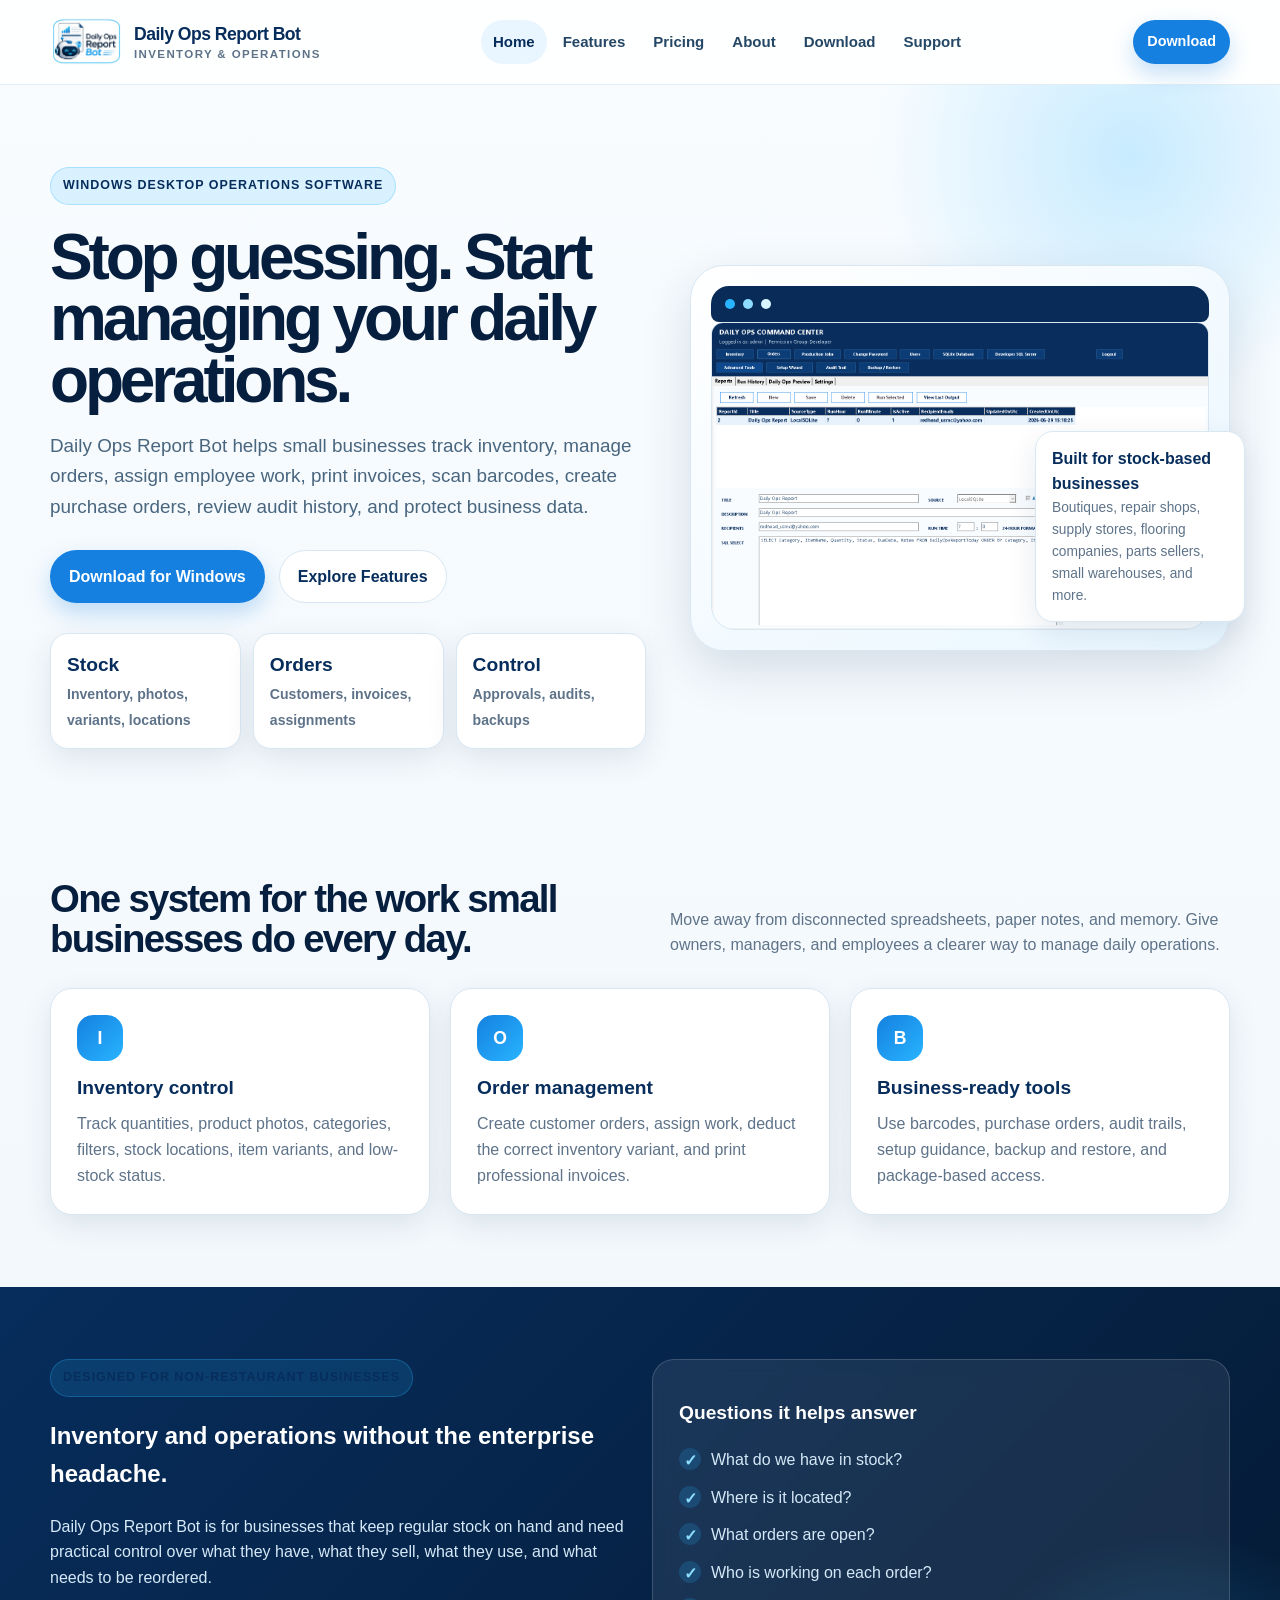
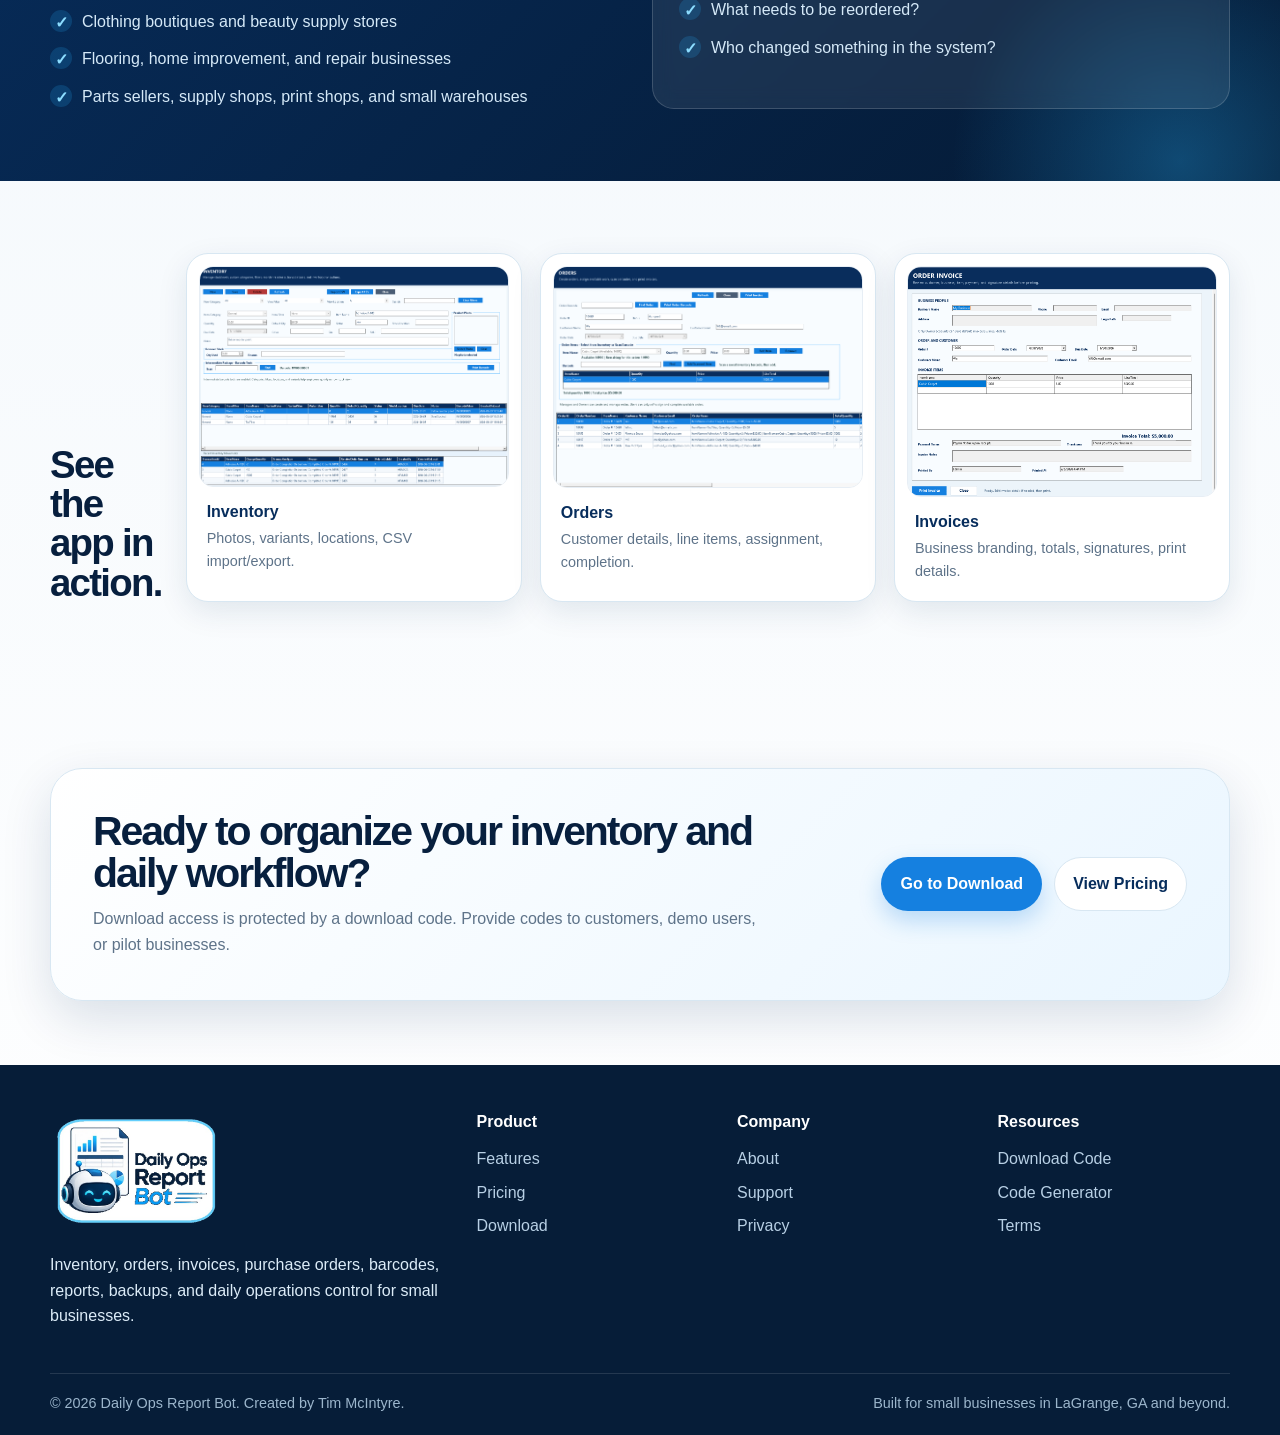
<file: index.html>
<!doctype html>
<html lang="en">
<head>
  <meta charset="utf-8">
  <meta name="viewport" content="width=device-width, initial-scale=1">
  <title>Inventory & Operations Management Software | Daily Ops Report Bot</title>
  <meta name="description" content="Daily Ops Report Bot is inventory and operations management software for small businesses that keep regular stock on hand.">
  <link rel="icon" href="assets/images/favicon.png">
  <link rel="stylesheet" href="assets/css/styles.css">
</head>
<body>
<a class="skip-link" href="#main">Skip to content</a>
<header class="site-header">
  <div class="container nav">
    <a class="brand" href="index.html" aria-label="Daily Ops Report Bot home">
      <img class="brand-logo" src="assets/images/daily-ops-report-bot-logo-transparent.png" alt="Daily Ops Report Bot logo">
      <span><span class="brand-name">Daily Ops Report Bot</span><span class="brand-sub">Inventory & Operations</span></span>
    </a>
    <button class="mobile-toggle" data-mobile-toggle aria-expanded="false" aria-controls="site-navigation">Menu</button>
    <nav class="nav-links" id="site-navigation" data-nav-links aria-label="Main navigation"><a href="index.html" class="active">Home</a><a href="features.html" class="">Features</a><a href="pricing.html" class="">Pricing</a><a href="about.html" class="">About</a><a href="download.html" class="">Download</a><a href="support.html" class="">Support</a></nav>
    <div class="nav-actions"><a class="btn small" href="download.html">Download</a></div>
  </div>
</header>
<main id="main">
<section class="hero">
  <div class="container hero-grid">
    <div>
      <span class="eyebrow">Windows desktop operations software</span>
      <h1>Stop guessing. Start managing your daily operations.</h1>
      <p class="lead">Daily Ops Report Bot helps small businesses track inventory, manage orders, assign employee work, print invoices, scan barcodes, create purchase orders, review audit history, and protect business data.</p>
      <div class="hero-actions"><a class="btn" href="download.html">Download for Windows</a><a class="btn secondary" href="features.html">Explore Features</a></div>
      <div class="hero-meta">
        <div class="meta-card"><strong>Stock</strong><span>Inventory, photos, variants, locations</span></div>
        <div class="meta-card"><strong>Orders</strong><span>Customers, invoices, assignments</span></div>
        <div class="meta-card"><strong>Control</strong><span>Approvals, audits, backups</span></div>
      </div>
    </div>
    <div class="product-frame">
      <div class="browser-bar"><span class="dot"></span><span class="dot"></span><span class="dot"></span></div>
      <div class="product-screen"><img class="screen-img" src="assets/images/screenshots/DORB Main.png" alt="Daily Ops Report Bot dashboard screenshot placeholder"></div>
      <div class="floating-card"><strong>Built for stock-based businesses</strong><span>Boutiques, repair shops, supply stores, flooring companies, parts sellers, small warehouses, and more.</span></div>
    </div>
  </div>
</section>
<section>
  <div class="container">
    <div class="section-head"><h2>One system for the work small businesses do every day.</h2><p>Move away from disconnected spreadsheets, paper notes, and memory. Give owners, managers, and employees a clearer way to manage daily operations.</p></div>
    <div class="grid-3">
      <div class="card"><div class="icon">I</div><h3>Inventory control</h3><p>Track quantities, product photos, categories, filters, stock locations, item variants, and low-stock status.</p></div>
      <div class="card"><div class="icon">O</div><h3>Order management</h3><p>Create customer orders, assign work, deduct the correct inventory variant, and print professional invoices.</p></div>
      <div class="card"><div class="icon">B</div><h3>Business-ready tools</h3><p>Use barcodes, purchase orders, audit trails, setup guidance, backup and restore, and package-based access.</p></div>
    </div>
  </div>
</section>
<section class="dark-band">
  <div class="container grid-2">
    <div><span class="eyebrow">Designed for non-restaurant businesses</span><h2>Inventory and operations without the enterprise headache.</h2><p>Daily Ops Report Bot is for businesses that keep regular stock on hand and need practical control over what they have, what they sell, what they use, and what needs to be reordered.</p><div class="feature-list"><span class="check">Clothing boutiques and beauty supply stores</span><span class="check">Flooring, home improvement, and repair businesses</span><span class="check">Parts sellers, supply shops, print shops, and small warehouses</span></div></div>
    <div class="card"><h3>Questions it helps answer</h3><div class="feature-list"><span class="check">What do we have in stock?</span><span class="check">Where is it located?</span><span class="check">What orders are open?</span><span class="check">Who is working on each order?</span><span class="check">What needs to be reordered?</span><span class="check">Who changed something in the system?</span></div></div>
  </div>
</section>
<section>
  <div class="container">
    <div class="section-head"><h2>See the app in action.</h2><!--<p>Use these placeholder images until you add real screenshots from your Daily Ops Report Bot application.</p></div>-->
    <div class="screenshot-grid">
      <div class="shot"><img src="assets/images/screenshots/DORB Inventory.png" alt="Inventory screenshot placeholder"><strong>Inventory</strong><span>Photos, variants, locations, CSV import/export.</span></div>
      <div class="shot"><img src="assets/images/screenshots/DORB Orders.png" alt="Orders screenshot placeholder"><strong>Orders</strong><span>Customer details, line items, assignment, completion.</span></div>
      <div class="shot"><img src="assets/images/screenshots/DORB Invoice.png" alt="Invoice screenshot placeholder"><strong>Invoices</strong><span>Business branding, totals, signatures, print details.</span></div>
    </div>
  </div>
</section>
<section class="cta"><div class="container cta-box"><div><h2>Ready to organize your inventory and daily workflow?</h2><p>Download access is protected by a download code. Provide codes to customers, demo users, or pilot businesses.</p></div><div class="cta-actions"><a class="btn" href="download.html">Go to Download</a><a class="btn secondary" href="pricing.html">View Pricing</a></div></div></section>
</main>
<footer class="site-footer">
  <div class="container">
    <div class="footer-grid">
      <div>
        <img class="footer-logo" src="assets/images/daily-ops-report-bot-logo-transparent.png" alt="Daily Ops Report Bot logo">
        <p>Inventory, orders, invoices, purchase orders, barcodes, reports, backups, and daily operations control for small businesses.</p>
      </div>
      <div><h4>Product</h4><a href="features.html">Features</a><a href="pricing.html">Pricing</a><a href="download.html">Download</a></div>
      <div><h4>Company</h4><a href="about.html">About</a><a href="support.html">Support</a><a href="privacy.html">Privacy</a></div>
      <div><h4>Resources</h4><a href="download.html#code-access">Download Code</a><a href="tools/code-generator.html">Code Generator</a><a href="terms.html">Terms</a></div>
    </div>
    <div class="footer-bottom"><span>© <span data-year></span> Daily Ops Report Bot. Created by Tim McIntyre.</span><span>Built for small businesses in LaGrange, GA and beyond.</span></div>
  </div>
</footer>
<script src="assets/js/site.js"></script>
</body>
</html>
</file>
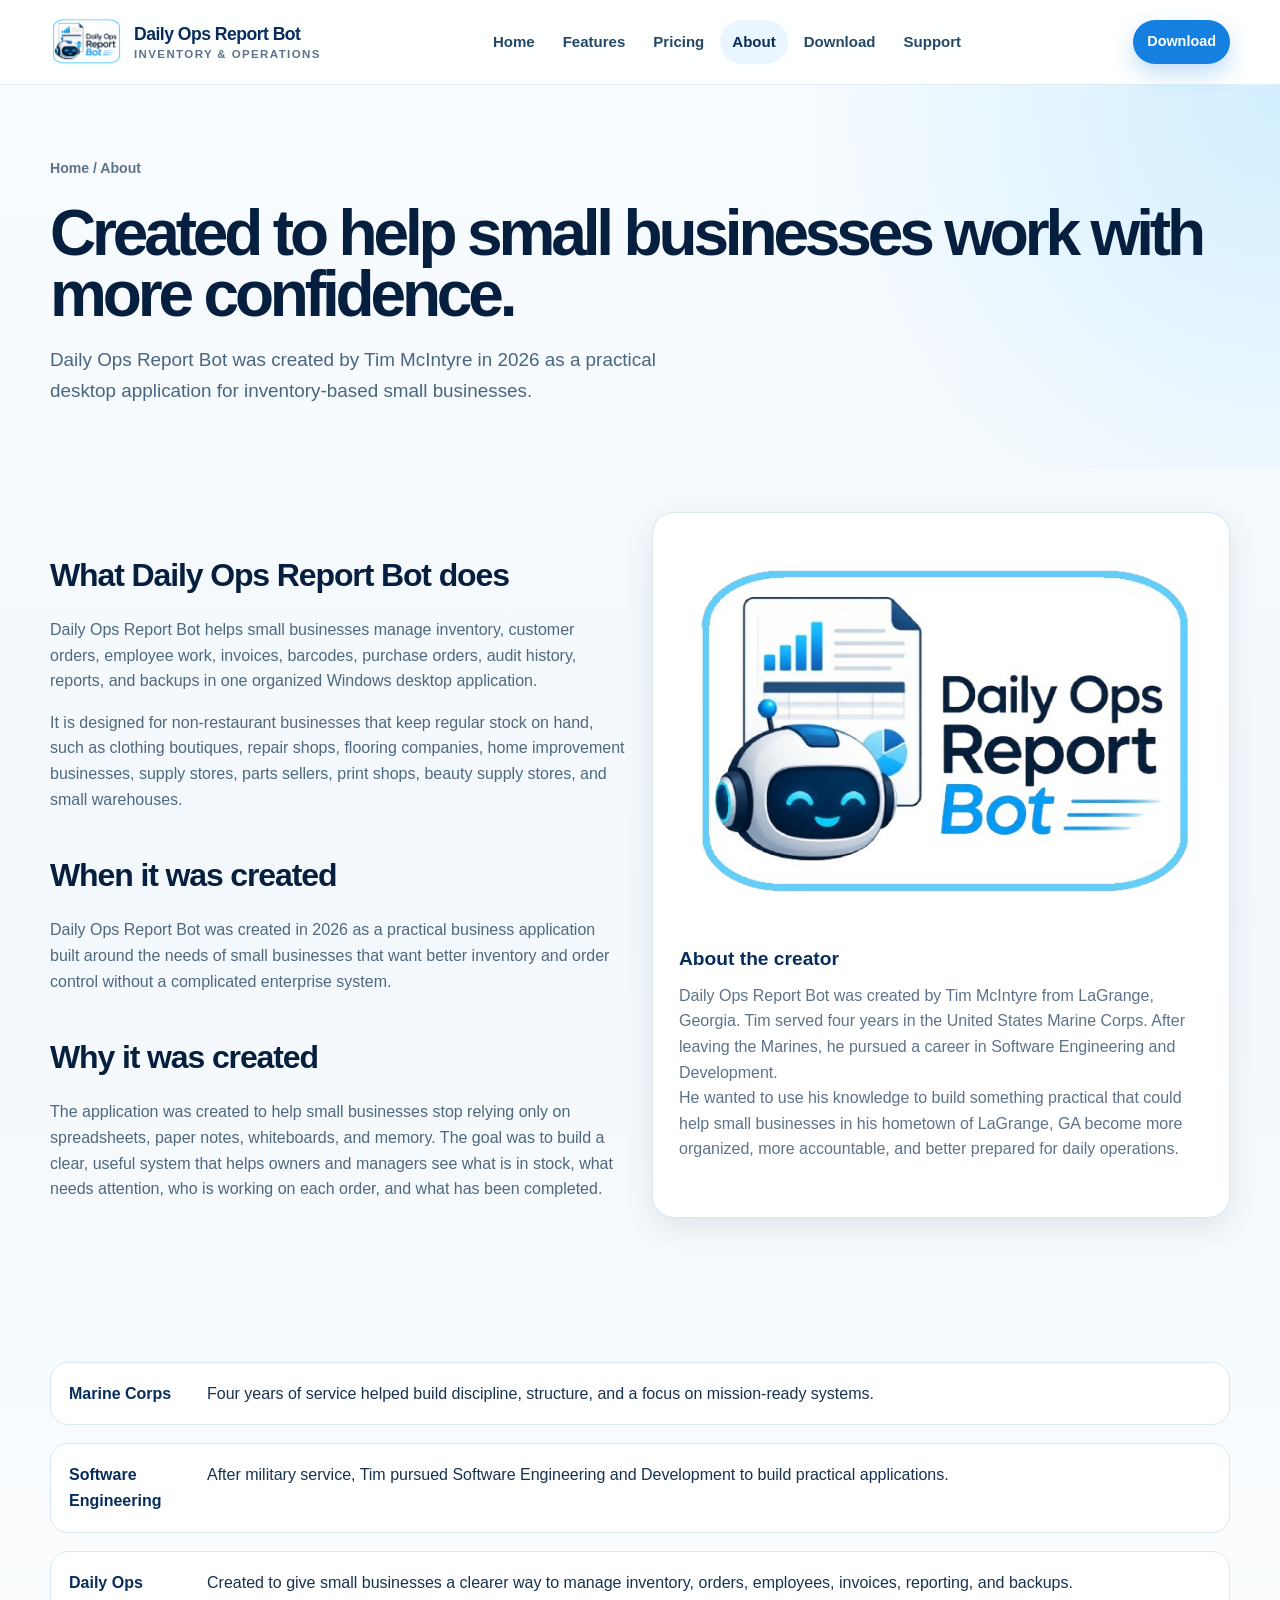
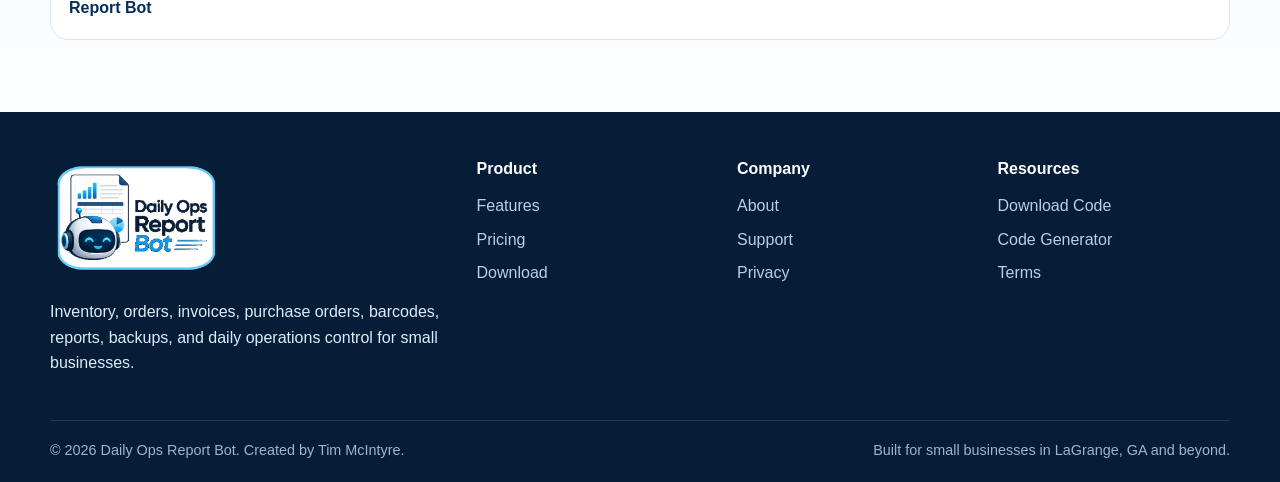
<file: about.html>
<!doctype html>
<html lang="en">
<head>
  <meta charset="utf-8">
  <meta name="viewport" content="width=device-width, initial-scale=1">
  <title>About | Daily Ops Report Bot</title>
  <meta name="description" content="Daily Ops Report Bot is inventory and operations management software for small businesses that keep regular stock on hand.">
  <link rel="icon" href="assets/images/favicon.png">
  <link rel="stylesheet" href="assets/css/styles.css">
</head>
<body>
<a class="skip-link" href="#main">Skip to content</a>
<header class="site-header">
  <div class="container nav">
    <a class="brand" href="index.html" aria-label="Daily Ops Report Bot home">
      <img class="brand-logo" src="assets/images/daily-ops-report-bot-logo-transparent.png" alt="Daily Ops Report Bot logo">
      <span><span class="brand-name">Daily Ops Report Bot</span><span class="brand-sub">Inventory & Operations</span></span>
    </a>
    <button class="mobile-toggle" data-mobile-toggle aria-expanded="false" aria-controls="site-navigation">Menu</button>
    <nav class="nav-links" id="site-navigation" data-nav-links aria-label="Main navigation"><a href="index.html" class="">Home</a><a href="features.html" class="">Features</a><a href="pricing.html" class="">Pricing</a><a href="about.html" class="active">About</a><a href="download.html" class="">Download</a><a href="support.html" class="">Support</a></nav>
    <div class="nav-actions"><a class="btn small" href="download.html">Download</a></div>
  </div>
</header>
<main id="main">
<section class="page-hero"><div class="container"><span class="breadcrumb">Home / About</span><h1>Created to help small businesses work with more confidence.</h1><p>Daily Ops Report Bot was created by Tim McIntyre in 2026 as a practical desktop application for inventory-based small businesses.</p></div></section>
<section class="content"><div class="container grid-2">
  <div class="prose">
    <h2>What Daily Ops Report Bot does</h2>
    <p>Daily Ops Report Bot helps small businesses manage inventory, customer orders, employee work, invoices, barcodes, purchase orders, audit history, reports, and backups in one organized Windows desktop application.</p>
    <p>It is designed for non-restaurant businesses that keep regular stock on hand, such as clothing boutiques, repair shops, flooring companies, home improvement businesses, supply stores, parts sellers, print shops, beauty supply stores, and small warehouses.</p>
    <h2>When it was created</h2>
    <p>Daily Ops Report Bot was created in 2026 as a practical business application built around the needs of small businesses that want better inventory and order control without a complicated enterprise system.</p>
    <h2>Why it was created</h2>
    <p>The application was created to help small businesses stop relying only on spreadsheets, paper notes, whiteboards, and memory. The goal was to build a clear, useful system that helps owners and managers see what is in stock, what needs attention, who is working on each order, and what has been completed.</p>
  </div>
  <div class="card">
    <img src="assets/images/daily-ops-report-bot-logo-transparent.png" alt="Daily Ops Report Bot logo">
    <h3>About the creator</h3>
    <p>Daily Ops Report Bot was created by Tim McIntyre from LaGrange, Georgia. Tim served four years in the United States Marine Corps. After leaving the Marines, he pursued a career in Software Engineering and Development.</p>
    <p>He wanted to use his knowledge to build something practical that could help small businesses in his hometown of LaGrange, GA become more organized, more accountable, and better prepared for daily operations.</p>
  </div>
</div></section>
<section><div class="container"><div class="timeline"><div class="timeline-item"><strong>Marine Corps</strong><span>Four years of service helped build discipline, structure, and a focus on mission-ready systems.</span></div><div class="timeline-item"><strong>Software Engineering</strong><span>After military service, Tim pursued Software Engineering and Development to build practical applications.</span></div><div class="timeline-item"><strong>Daily Ops Report Bot</strong><span>Created to give small businesses a clearer way to manage inventory, orders, employees, invoices, reporting, and backups.</span></div></div></div></section>
</main>
<footer class="site-footer">
  <div class="container">
    <div class="footer-grid">
      <div>
        <img class="footer-logo" src="assets/images/daily-ops-report-bot-logo-transparent.png" alt="Daily Ops Report Bot logo">
        <p>Inventory, orders, invoices, purchase orders, barcodes, reports, backups, and daily operations control for small businesses.</p>
      </div>
      <div><h4>Product</h4><a href="features.html">Features</a><a href="pricing.html">Pricing</a><a href="download.html">Download</a></div>
      <div><h4>Company</h4><a href="about.html">About</a><a href="support.html">Support</a><a href="privacy.html">Privacy</a></div>
      <div><h4>Resources</h4><a href="download.html#code-access">Download Code</a><a href="tools/code-generator.html">Code Generator</a><a href="terms.html">Terms</a></div>
    </div>
    <div class="footer-bottom"><span>© <span data-year></span> Daily Ops Report Bot. Created by Tim McIntyre.</span><span>Built for small businesses in LaGrange, GA and beyond.</span></div>
  </div>
</footer>
<script src="assets/js/site.js"></script>

</body>
</html>
</file>
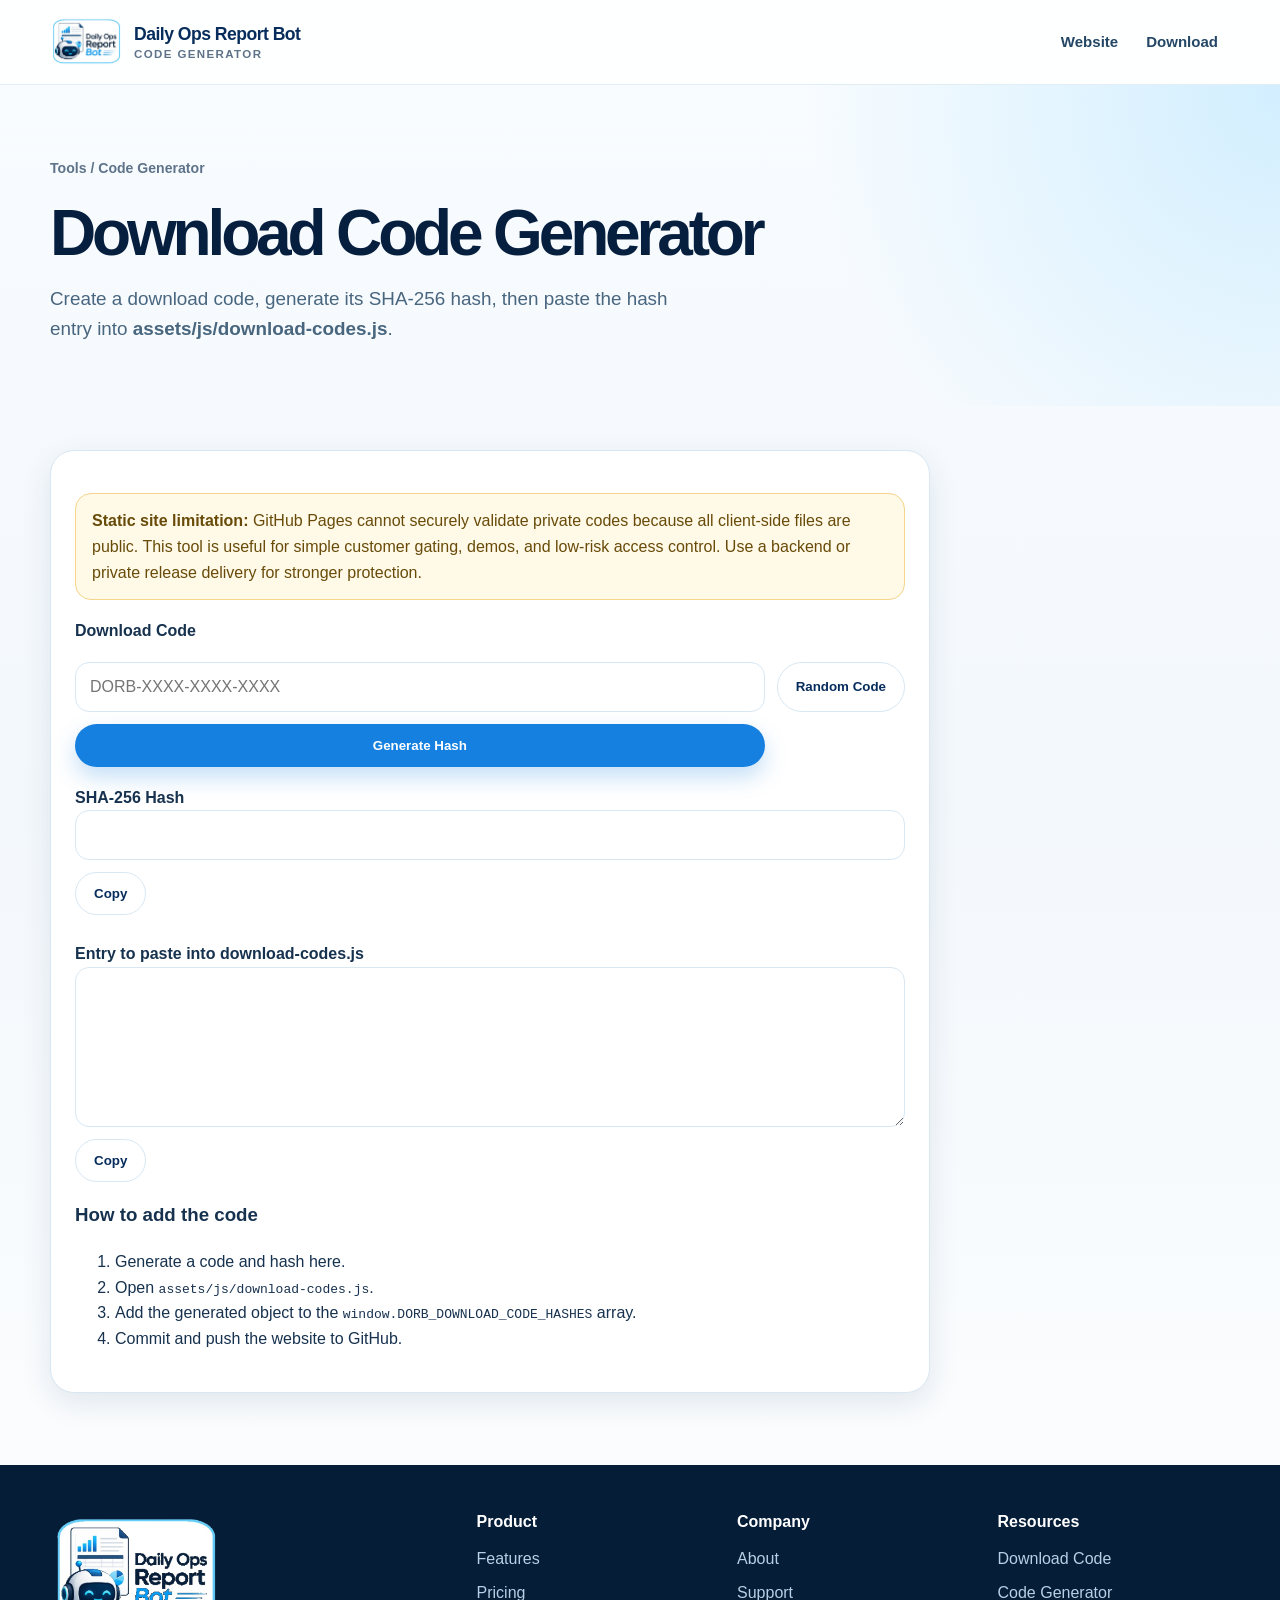
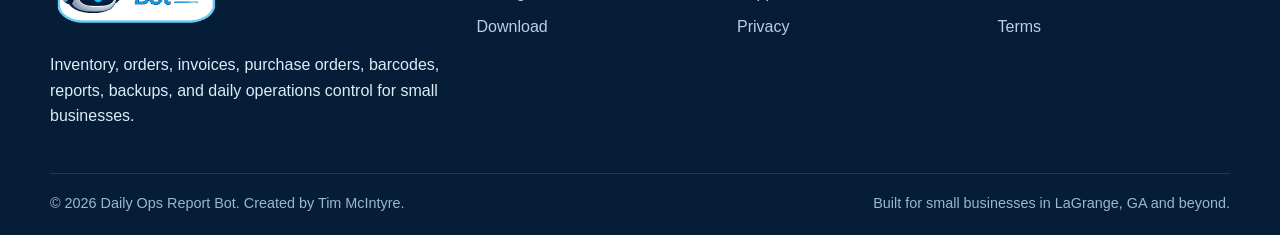
<file: code-generator.html>
<!doctype html>
<html lang="en"><head><meta charset="utf-8"><meta name="viewport" content="width=device-width, initial-scale=1"><title>Download Code Generator | Daily Ops Report Bot</title><link rel="stylesheet" href="../assets/css/styles.css"><link rel="icon" href="../assets/images/favicon.png"></head>
<body>
<header class="site-header"><div class="container nav"><a class="brand" href="../index.html"><img class="brand-logo" src="../assets/images/daily-ops-report-bot-logo-transparent.png" alt="Daily Ops Report Bot logo"><span><span class="brand-name">Daily Ops Report Bot</span><span class="brand-sub">Code Generator</span></span></a><nav class="nav-links" style="display:flex"><a href="../index.html">Website</a><a href="../download.html">Download</a></nav></div></header>
<main id="main"><section class="page-hero"><div class="container"><span class="breadcrumb">Tools / Code Generator</span><h1>Download Code Generator</h1><p>Create a download code, generate its SHA-256 hash, then paste the hash entry into <strong>assets/js/download-codes.js</strong>.</p></div></section>
<section class="content"><div class="container"><div class="tool-box"><div class="notice"><strong>Static site limitation:</strong> GitHub Pages cannot securely validate private codes because all client-side files are public. This tool is useful for simple customer gating, demos, and low-risk access control. Use a backend or private release delivery for stronger protection.</div><label><strong>Download Code</strong></label><div class="code-box"><input class="input" data-code-source placeholder="DORB-XXXX-XXXX-XXXX"><button class="btn secondary" data-make-code type="button">Random Code</button><button class="btn" data-hash-code type="button">Generate Hash</button></div><label><strong>SHA-256 Hash</strong></label><div class="copy-row"><input class="input" data-hash-output readonly><button class="btn secondary" data-copy="[data-hash-output]" type="button">Copy</button></div><br><label><strong>Entry to paste into download-codes.js</strong></label><div class="copy-row"><textarea class="input" data-block-output readonly></textarea><button class="btn secondary" data-copy="[data-block-output]" type="button">Copy</button></div><h3>How to add the code</h3><ol><li>Generate a code and hash here.</li><li>Open <code>assets/js/download-codes.js</code>.</li><li>Add the generated object to the <code>window.DORB_DOWNLOAD_CODE_HASHES</code> array.</li><li>Commit and push the website to GitHub.</li></ol></div></div></section></main>
<footer class="site-footer">
  <div class="container">
    <div class="footer-grid">
      <div>
        <img class="footer-logo" src="../assets/images/daily-ops-report-bot-logo-transparent.png" alt="Daily Ops Report Bot logo">
        <p>Inventory, orders, invoices, purchase orders, barcodes, reports, backups, and daily operations control for small businesses.</p>
      </div>
      <div><h4>Product</h4><a href="../features.html">Features</a><a href="../pricing.html">Pricing</a><a href="../download.html">Download</a></div>
      <div><h4>Company</h4><a href="../about.html">About</a><a href="../support.html">Support</a><a href="../privacy.html">Privacy</a></div>
      <div><h4>Resources</h4><a href="../download.html#code-access">Download Code</a><a href="code-generator.html">Code Generator</a><a href="../terms.html">Terms</a></div>
    </div>
    <div class="footer-bottom"><span>© <span data-year></span> Daily Ops Report Bot. Created by Tim McIntyre.</span><span>Built for small businesses in LaGrange, GA and beyond.</span></div>
  </div>
</footer>
<script src="../assets/js/site.js"></script><script src="../assets/js/code-generator.js"></script></body></html>
</file>
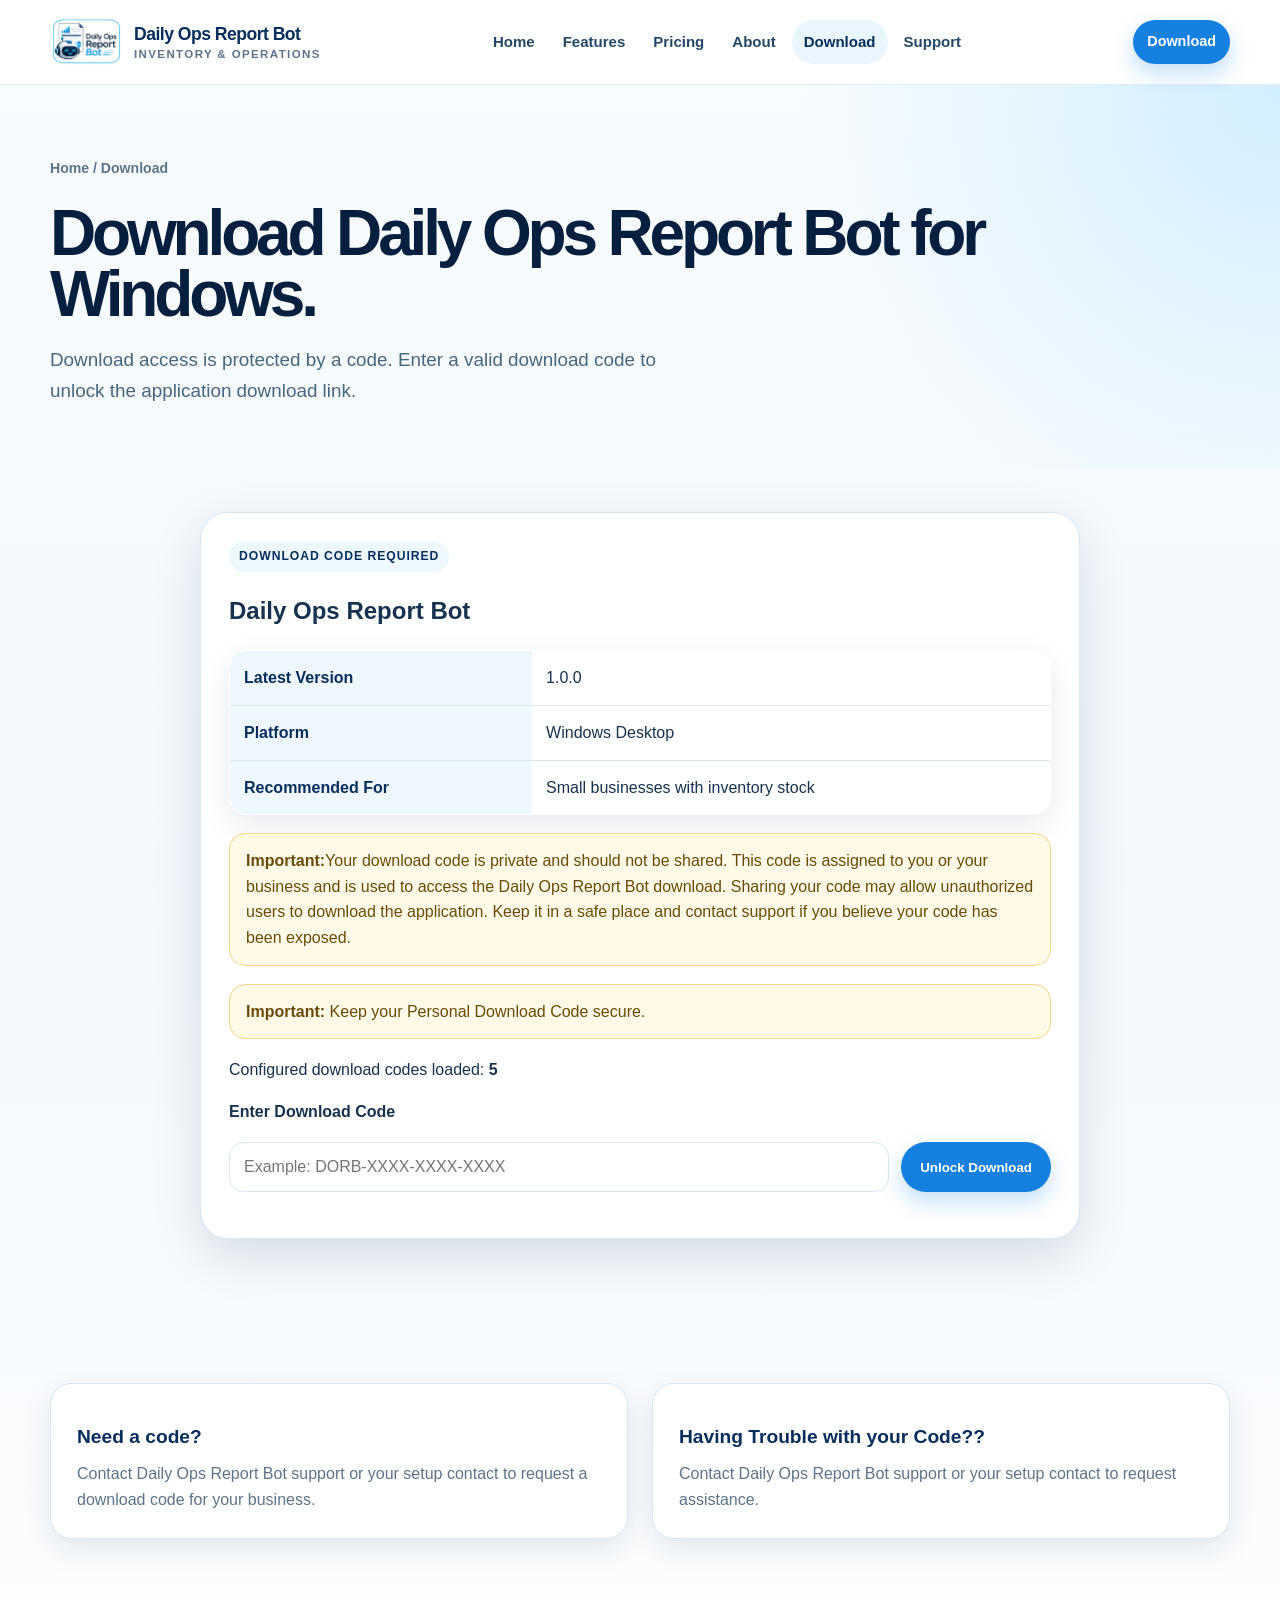
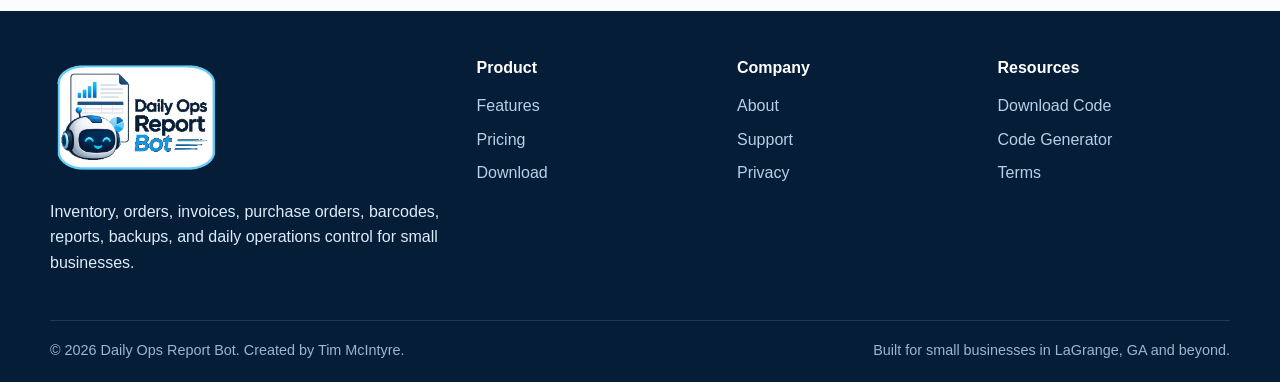
<file: download.html>
<!doctype html>
<html lang="en">
<head>
  <meta charset="utf-8">
  <meta name="viewport" content="width=device-width, initial-scale=1">
  <title>Download | Daily Ops Report Bot</title>
  <meta name="description" content="Daily Ops Report Bot is inventory and operations management software for small businesses that keep regular stock on hand.">
  <link rel="icon" href="assets/images/favicon.png">
  <link rel="stylesheet" href="assets/css/styles.css">
</head>
<body>
<a class="skip-link" href="#main">Skip to content</a>
<header class="site-header">
  <div class="container nav">
    <a class="brand" href="index.html" aria-label="Daily Ops Report Bot home">
      <img class="brand-logo" src="assets/images/daily-ops-report-bot-logo-transparent.png" alt="Daily Ops Report Bot logo">
      <span><span class="brand-name">Daily Ops Report Bot</span><span class="brand-sub">Inventory & Operations</span></span>
    </a>
    <button class="mobile-toggle" data-mobile-toggle aria-expanded="false" aria-controls="site-navigation">Menu</button>
    <nav class="nav-links" id="site-navigation" data-nav-links aria-label="Main navigation"><a href="index.html" class="">Home</a><a href="features.html" class="">Features</a><a href="pricing.html" class="">Pricing</a><a href="about.html" class="">About</a><a href="download.html" class="active">Download</a><a href="support.html" class="">Support</a></nav>
    <div class="nav-actions"><a class="btn small" href="download.html">Download</a></div>
  </div>
</header>
<main id="main">
<section class="page-hero"><div class="container"><span class="breadcrumb">Home / Download</span><h1>Download Daily Ops Report Bot for Windows.</h1><p>Download access is protected by a code. Enter a valid download code to unlock the application download link.</p></div></section>
<section class="content" id="code-access"><div class="container">
  <div class="download-panel">
    <span class="badge">Download Code Required</span>
    <h2><span data-app-name>Daily Ops Report Bot</span></h2>
    <table class="table" aria-label="Download details"><tr><th>Latest Version</th><td data-version>1.0.0</td></tr><tr><th>Platform</th><td data-platform>Windows Desktop</td></tr><tr><th>Recommended For</th><td>Small businesses with inventory stock</td></tr></table>
    <div class="notice"><strong>Important:</strong>Your download code is private and should not be shared. This code is assigned to you or your business and is used to access the Daily Ops Report Bot download. Sharing your code may allow unauthorized users to download the application. Keep it in a safe place and contact support if you believe your code has been exposed.</div>
    <div class="notice"><strong>Important:</strong> Keep your Personal Download Code secure.</div>
    <p class="muted small-note">Configured download codes loaded: <strong data-code-count>0</strong></p>
    <form data-download-form>
      <label for="download-code"><strong>Enter Download Code</strong></label>
      <div class="code-box"><input class="input" id="download-code" data-download-code placeholder="Example: DORB-XXXX-XXXX-XXXX" autocomplete="off"><button class="btn" type="submit">Unlock Download</button></div>
      <div class="error" data-unlock-error></div>
    </form>
    <div class="unlock-result" data-unlock-result>
      <h3>Download unlocked</h3>
      <p>Your code was accepted. Use the button below to open the latest download/release page.</p>
      <div class="hero-actions"><a class="btn" data-download-link href="#">Download Latest Version</a><a class="btn secondary" data-release-notes href="#">View Release Notes</a></div>
    </div>
  </div>
</div></section>
<section><div class="container grid-2"><div class="card"><h3>Need a code?</h3><p>Contact Daily Ops Report Bot support or your setup contact to request a download code for your business.</p></div><div class="card"><h3>Having Trouble with your Code??</h3><p>Contact Daily Ops Report Bot support or your setup contact to request assistance.</p></div></div></section>
</main>
<footer class="site-footer">
  <div class="container">
    <div class="footer-grid">
      <div>
        <img class="footer-logo" src="assets/images/daily-ops-report-bot-logo-transparent.png" alt="Daily Ops Report Bot logo">
        <p>Inventory, orders, invoices, purchase orders, barcodes, reports, backups, and daily operations control for small businesses.</p>
      </div>
      <div><h4>Product</h4><a href="features.html">Features</a><a href="pricing.html">Pricing</a><a href="download.html">Download</a></div>
      <div><h4>Company</h4><a href="about.html">About</a><a href="support.html">Support</a><a href="privacy.html">Privacy</a></div>
      <div><h4>Resources</h4><a href="download.html#code-access">Download Code</a><a href="tools/code-generator.html">Code Generator</a><a href="terms.html">Terms</a></div>
    </div>
    <div class="footer-bottom"><span>© <span data-year></span> Daily Ops Report Bot. Created by Tim McIntyre.</span><span>Built for small businesses in LaGrange, GA and beyond.</span></div>
  </div>
</footer>
<script src="assets/js/site.js?v=20260703-codefix"></script>
<script src="assets/js/config.js?v=20260703-codefix"></script>
<script src="assets/js/download-codes.js?v=20260703-codefix"></script>
<script src="assets/js/download.js?v=20260703-codefix"></script>
</body>
</html>
</file>
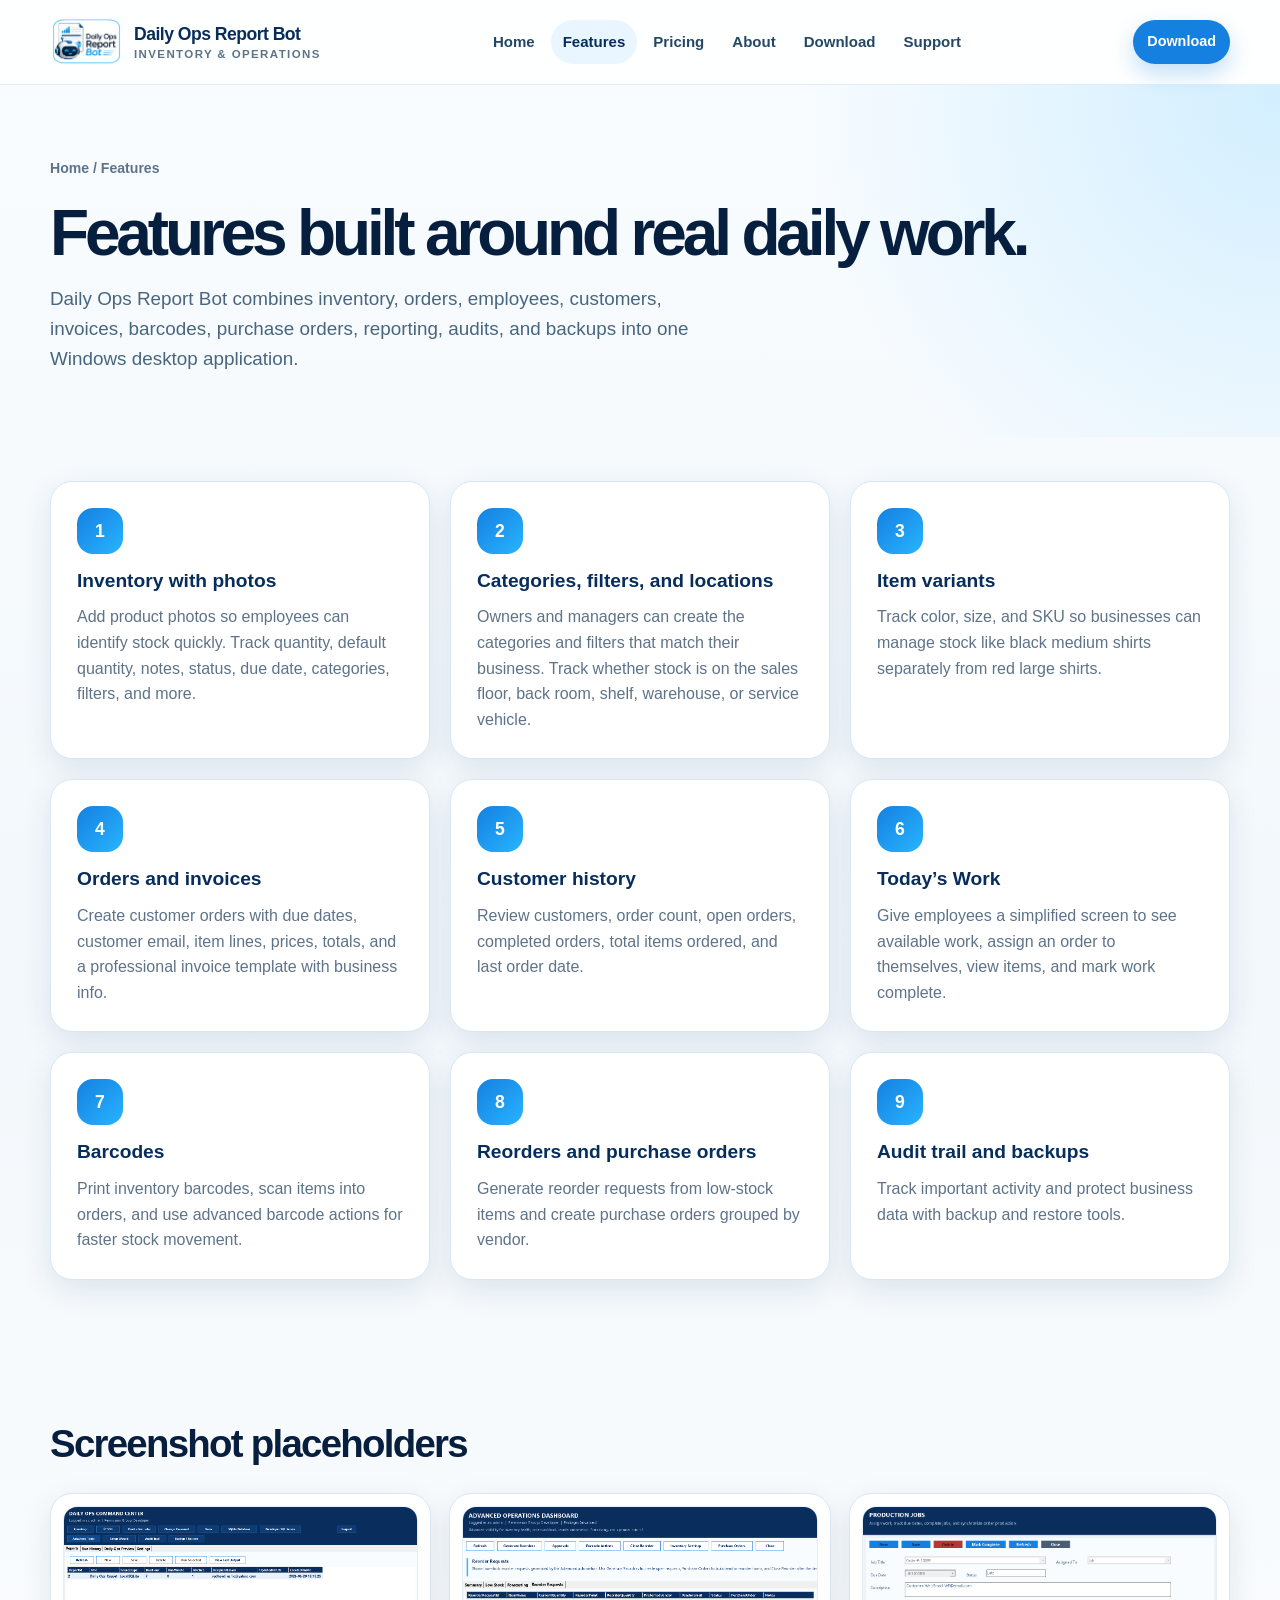
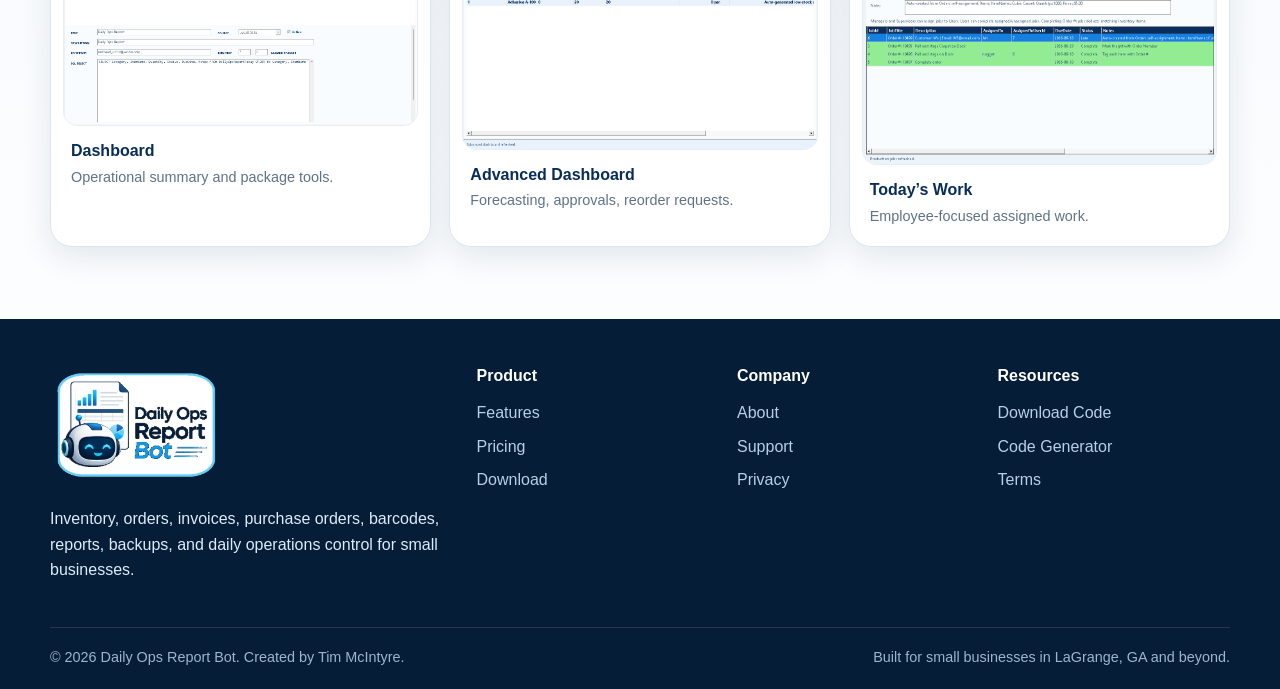
<file: features.html>
<!doctype html>
<html lang="en">
<head>
  <meta charset="utf-8">
  <meta name="viewport" content="width=device-width, initial-scale=1">
  <title>Features | Daily Ops Report Bot</title>
  <meta name="description" content="Daily Ops Report Bot is inventory and operations management software for small businesses that keep regular stock on hand.">
  <link rel="icon" href="assets/images/favicon.png">
  <link rel="stylesheet" href="assets/css/styles.css">
</head>
<body>
<a class="skip-link" href="#main">Skip to content</a>
<header class="site-header">
  <div class="container nav">
    <a class="brand" href="index.html" aria-label="Daily Ops Report Bot home">
      <img class="brand-logo" src="assets/images/daily-ops-report-bot-logo-transparent.png" alt="Daily Ops Report Bot logo">
      <span><span class="brand-name">Daily Ops Report Bot</span><span class="brand-sub">Inventory & Operations</span></span>
    </a>
    <button class="mobile-toggle" data-mobile-toggle aria-expanded="false" aria-controls="site-navigation">Menu</button>
    <nav class="nav-links" id="site-navigation" data-nav-links aria-label="Main navigation"><a href="index.html" class="">Home</a><a href="features.html" class="active">Features</a><a href="pricing.html" class="">Pricing</a><a href="about.html" class="">About</a><a href="download.html" class="">Download</a><a href="support.html" class="">Support</a></nav>
    <div class="nav-actions"><a class="btn small" href="download.html">Download</a></div>
  </div>
</header>
<main id="main">
<section class="page-hero"><div class="container"><span class="breadcrumb">Home / Features</span><h1>Features built around real daily work.</h1><p>Daily Ops Report Bot combines inventory, orders, employees, customers, invoices, barcodes, purchase orders, reporting, audits, and backups into one Windows desktop application.</p></div></section>
<section class="content"><div class="container grid-3">
  <div class="card"><div class="icon">1</div><h3>Inventory with photos</h3><p>Add product photos so employees can identify stock quickly. Track quantity, default quantity, notes, status, due date, categories, filters, and more.</p></div>
  <div class="card"><div class="icon">2</div><h3>Categories, filters, and locations</h3><p>Owners and managers can create the categories and filters that match their business. Track whether stock is on the sales floor, back room, shelf, warehouse, or service vehicle.</p></div>
  <div class="card"><div class="icon">3</div><h3>Item variants</h3><p>Track color, size, and SKU so businesses can manage stock like black medium shirts separately from red large shirts.</p></div>
  <div class="card"><div class="icon">4</div><h3>Orders and invoices</h3><p>Create customer orders with due dates, customer email, item lines, prices, totals, and a professional invoice template with business info.</p></div>
  <div class="card"><div class="icon">5</div><h3>Customer history</h3><p>Review customers, order count, open orders, completed orders, total items ordered, and last order date.</p></div>
  <div class="card"><div class="icon">6</div><h3>Today’s Work</h3><p>Give employees a simplified screen to see available work, assign an order to themselves, view items, and mark work complete.</p></div>
  <div class="card"><div class="icon">7</div><h3>Barcodes</h3><p>Print inventory barcodes, scan items into orders, and use advanced barcode actions for faster stock movement.</p></div>
  <div class="card"><div class="icon">8</div><h3>Reorders and purchase orders</h3><p>Generate reorder requests from low-stock items and create purchase orders grouped by vendor.</p></div>
  <div class="card"><div class="icon">9</div><h3>Audit trail and backups</h3><p>Track important activity and protect business data with backup and restore tools.</p></div>
</div></section>
<section><div class="container"><div class="section-head"><h2>Screenshot placeholders</h2><!--<p>Replace these files in <strong>assets/images/screenshots</strong> with real program screenshots whenever you are ready.</p>--></div><div class="screenshot-grid"><div class="shot"><img src="assets/images/screenshots/DORB Main.png" alt="Main Dashboard"><strong>Dashboard</strong><span>Operational summary and package tools.</span></div><div class="shot"><img src="assets/images/screenshots/DORB Dashboard.png" alt="Advanced dashboard"><strong>Advanced Dashboard</strong><span>Forecasting, approvals, reorder requests.</span></div><div class="shot"><img src="assets/images/screenshots/DORB Production.png" alt="Production"><strong>Today’s Work</strong><span>Employee-focused assigned work.</span></div></div></div></section>
</main>
<footer class="site-footer">
  <div class="container">
    <div class="footer-grid">
      <div>
        <img class="footer-logo" src="assets/images/daily-ops-report-bot-logo-transparent.png" alt="Daily Ops Report Bot logo">
        <p>Inventory, orders, invoices, purchase orders, barcodes, reports, backups, and daily operations control for small businesses.</p>
      </div>
      <div><h4>Product</h4><a href="features.html">Features</a><a href="pricing.html">Pricing</a><a href="download.html">Download</a></div>
      <div><h4>Company</h4><a href="about.html">About</a><a href="support.html">Support</a><a href="privacy.html">Privacy</a></div>
      <div><h4>Resources</h4><a href="download.html#code-access">Download Code</a><a href="tools/code-generator.html">Code Generator</a><a href="terms.html">Terms</a></div>
    </div>
    <div class="footer-bottom"><span>© <span data-year></span> Daily Ops Report Bot. Created by Tim McIntyre.</span><span>Built for small businesses in LaGrange, GA and beyond.</span></div>
  </div>
</footer>
<script src="assets/js/site.js"></script>

</body>
</html>
</file>
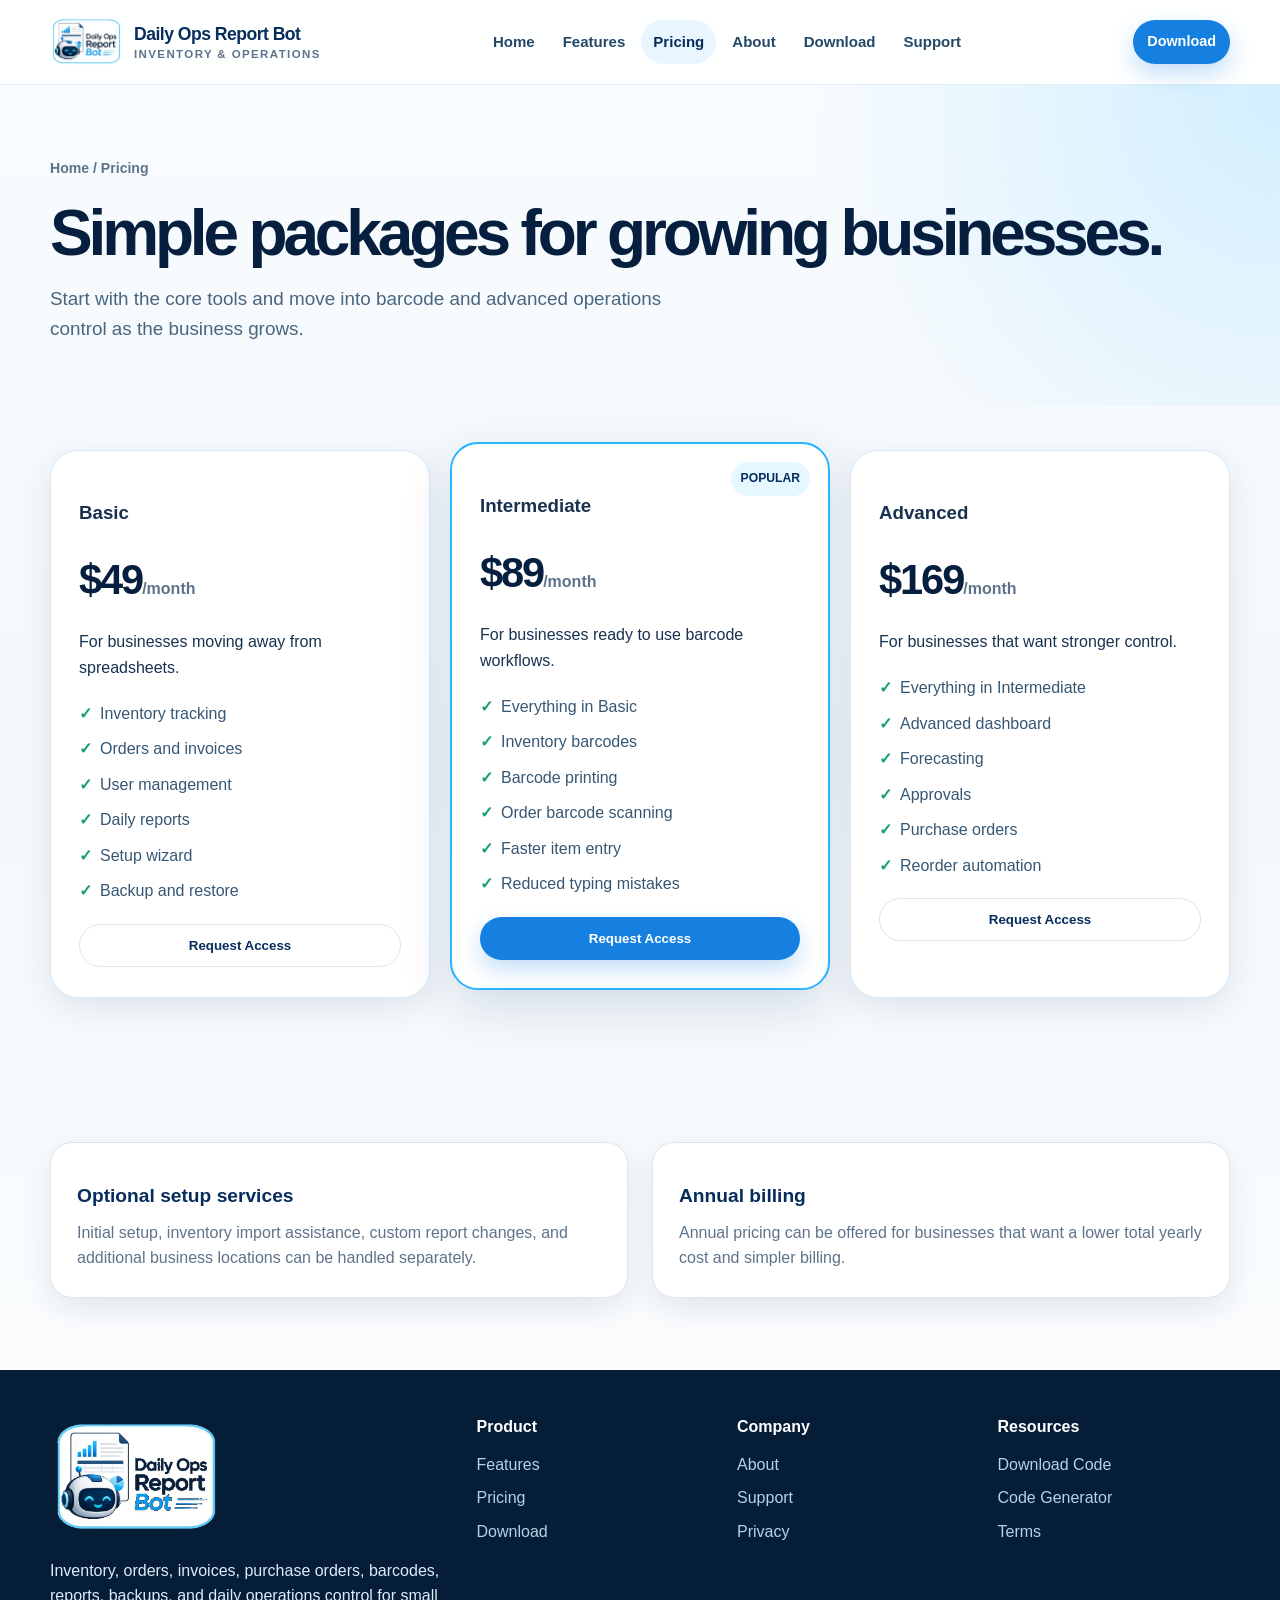
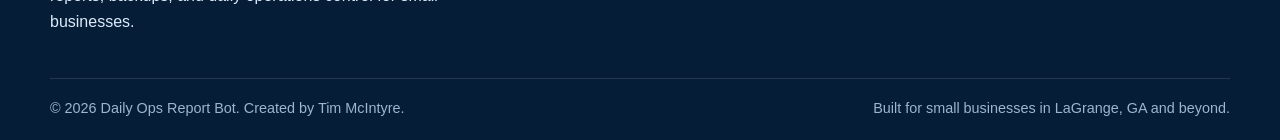
<file: pricing.html>
<!doctype html>
<html lang="en">
<head>
  <meta charset="utf-8">
  <meta name="viewport" content="width=device-width, initial-scale=1">
  <title>Pricing | Daily Ops Report Bot</title>
  <meta name="description" content="Daily Ops Report Bot is inventory and operations management software for small businesses that keep regular stock on hand.">
  <link rel="icon" href="assets/images/favicon.png">
  <link rel="stylesheet" href="assets/css/styles.css">
</head>
<body>
<a class="skip-link" href="#main">Skip to content</a>
<header class="site-header">
  <div class="container nav">
    <a class="brand" href="index.html" aria-label="Daily Ops Report Bot home">
      <img class="brand-logo" src="assets/images/daily-ops-report-bot-logo-transparent.png" alt="Daily Ops Report Bot logo">
      <span><span class="brand-name">Daily Ops Report Bot</span><span class="brand-sub">Inventory & Operations</span></span>
    </a>
    <button class="mobile-toggle" data-mobile-toggle aria-expanded="false" aria-controls="site-navigation">Menu</button>
    <nav class="nav-links" id="site-navigation" data-nav-links aria-label="Main navigation"><a href="index.html" class="">Home</a><a href="features.html" class="">Features</a><a href="pricing.html" class="active">Pricing</a><a href="about.html" class="">About</a><a href="download.html" class="">Download</a><a href="support.html" class="">Support</a></nav>
    <div class="nav-actions"><a class="btn small" href="download.html">Download</a></div>
  </div>
</header>
<main id="main">
<section class="page-hero"><div class="container"><span class="breadcrumb">Home / Pricing</span><h1>Simple packages for growing businesses.</h1><p>Start with the core tools and move into barcode and advanced operations control as the business grows.</p></div></section>
<section class="content"><div class="container pricing">
  <div class="price-card"><h3>Basic</h3><div class="price">$49<span>/month</span></div><p>For businesses moving away from spreadsheets.</p><ul><li>Inventory tracking</li><li>Orders and invoices</li><li>User management</li><li>Daily reports</li><li>Setup wizard</li><li>Backup and restore</li></ul><button class="btn secondary full" type="button" data-request-access data-tier="Basic" data-price="$49/month">Request Access</button></div>
  <div class="price-card featured"><span class="price-badge">Popular</span><h3>Intermediate</h3><div class="price">$89<span>/month</span></div><p>For businesses ready to use barcode workflows.</p><ul><li>Everything in Basic</li><li>Inventory barcodes</li><li>Barcode printing</li><li>Order barcode scanning</li><li>Faster item entry</li><li>Reduced typing mistakes</li></ul><button class="btn full" type="button" data-request-access data-tier="Intermediate" data-price="$89/month">Request Access</button></div>
  <div class="price-card"><h3>Advanced</h3><div class="price">$169<span>/month</span></div><p>For businesses that want stronger control.</p><ul><li>Everything in Intermediate</li><li>Advanced dashboard</li><li>Forecasting</li><li>Approvals</li><li>Purchase orders</li><li>Reorder automation</li></ul><button class="btn secondary full" type="button" data-request-access data-tier="Advanced" data-price="$169/month">Request Access</button></div>
</div></section>
<section><div class="container grid-2"><div class="card"><h3>Optional setup services</h3><p>Initial setup, inventory import assistance, custom report changes, and additional business locations can be handled separately.</p></div><div class="card"><h3>Annual billing</h3><p>Annual pricing can be offered for businesses that want a lower total yearly cost and simpler billing.</p></div></div></section>
</main>

<div class="modal-backdrop" id="requestAccessModal" aria-hidden="true">
  <div class="modal-card" role="dialog" aria-modal="true" aria-labelledby="requestAccessTitle">
    <button class="modal-close" type="button" data-request-close aria-label="Close request access form">×</button>
    <span class="badge">Request Access</span>
    <h2 id="requestAccessTitle">Request access</h2>
    <p class="modal-intro">Complete the form below and we will follow up about the selected package.</p>
    <form id="requestAccessForm" class="request-form" action="https://formsubmit.co/DailyOpsReportBot@gmail.com" method="POST" novalidate>
      <input type="hidden" name="_subject" id="requestSubject" value="Daily Ops Report Bot access request">
      <input type="hidden" name="_captcha" value="false">
      <input type="hidden" name="Selected Tier" id="requestTierHidden" value="">
      <input type="hidden" name="Selected Price" id="requestPriceHidden" value="">

      <label for="requestName">Name <span aria-hidden="true">*</span></label>
      <input class="input" id="requestName" name="Name" type="text" autocomplete="name" required>

      <label for="requestBusiness">Business Name <span aria-hidden="true">*</span></label>
      <input class="input" id="requestBusiness" name="Business Name" type="text" autocomplete="organization" required>

      <label for="requestEmail">Email Address <span aria-hidden="true">*</span></label>
      <input class="input" id="requestEmail" name="Email" type="email" autocomplete="email" required>

      <label for="requestMessage">Message</label>
      <textarea class="input" id="requestMessage" name="Message" readonly></textarea>

      <p class="form-note">Required fields are marked with an asterisk. Your information will only be used to respond to this access request.</p>
      <div class="error" id="requestAccessError" role="alert"></div>
      <div class="modal-actions">
        <button class="btn" type="submit">Send Request</button>
        <button class="btn secondary" type="button" data-request-close>Cancel</button>
      </div>
    </form>
  </div>
</div>

<footer class="site-footer">
  <div class="container">
    <div class="footer-grid">
      <div>
        <img class="footer-logo" src="assets/images/daily-ops-report-bot-logo-transparent.png" alt="Daily Ops Report Bot logo">
        <p>Inventory, orders, invoices, purchase orders, barcodes, reports, backups, and daily operations control for small businesses.</p>
      </div>
      <div><h4>Product</h4><a href="features.html">Features</a><a href="pricing.html">Pricing</a><a href="download.html">Download</a></div>
      <div><h4>Company</h4><a href="about.html">About</a><a href="support.html">Support</a><a href="privacy.html">Privacy</a></div>
      <div><h4>Resources</h4><a href="download.html#code-access">Download Code</a><a href="tools/code-generator.html">Code Generator</a><a href="terms.html">Terms</a></div>
    </div>
    <div class="footer-bottom"><span>© <span data-year></span> Daily Ops Report Bot. Created by Tim McIntyre.</span><span>Built for small businesses in LaGrange, GA and beyond.</span></div>
  </div>
</footer>
<script src="assets/js/site.js"></script>
<script src="assets/js/config.js?v=20260703-forms2"></script>
<script src="assets/js/request-access.js?v=20260703-forms2"></script>

</body>
</html>
</file>
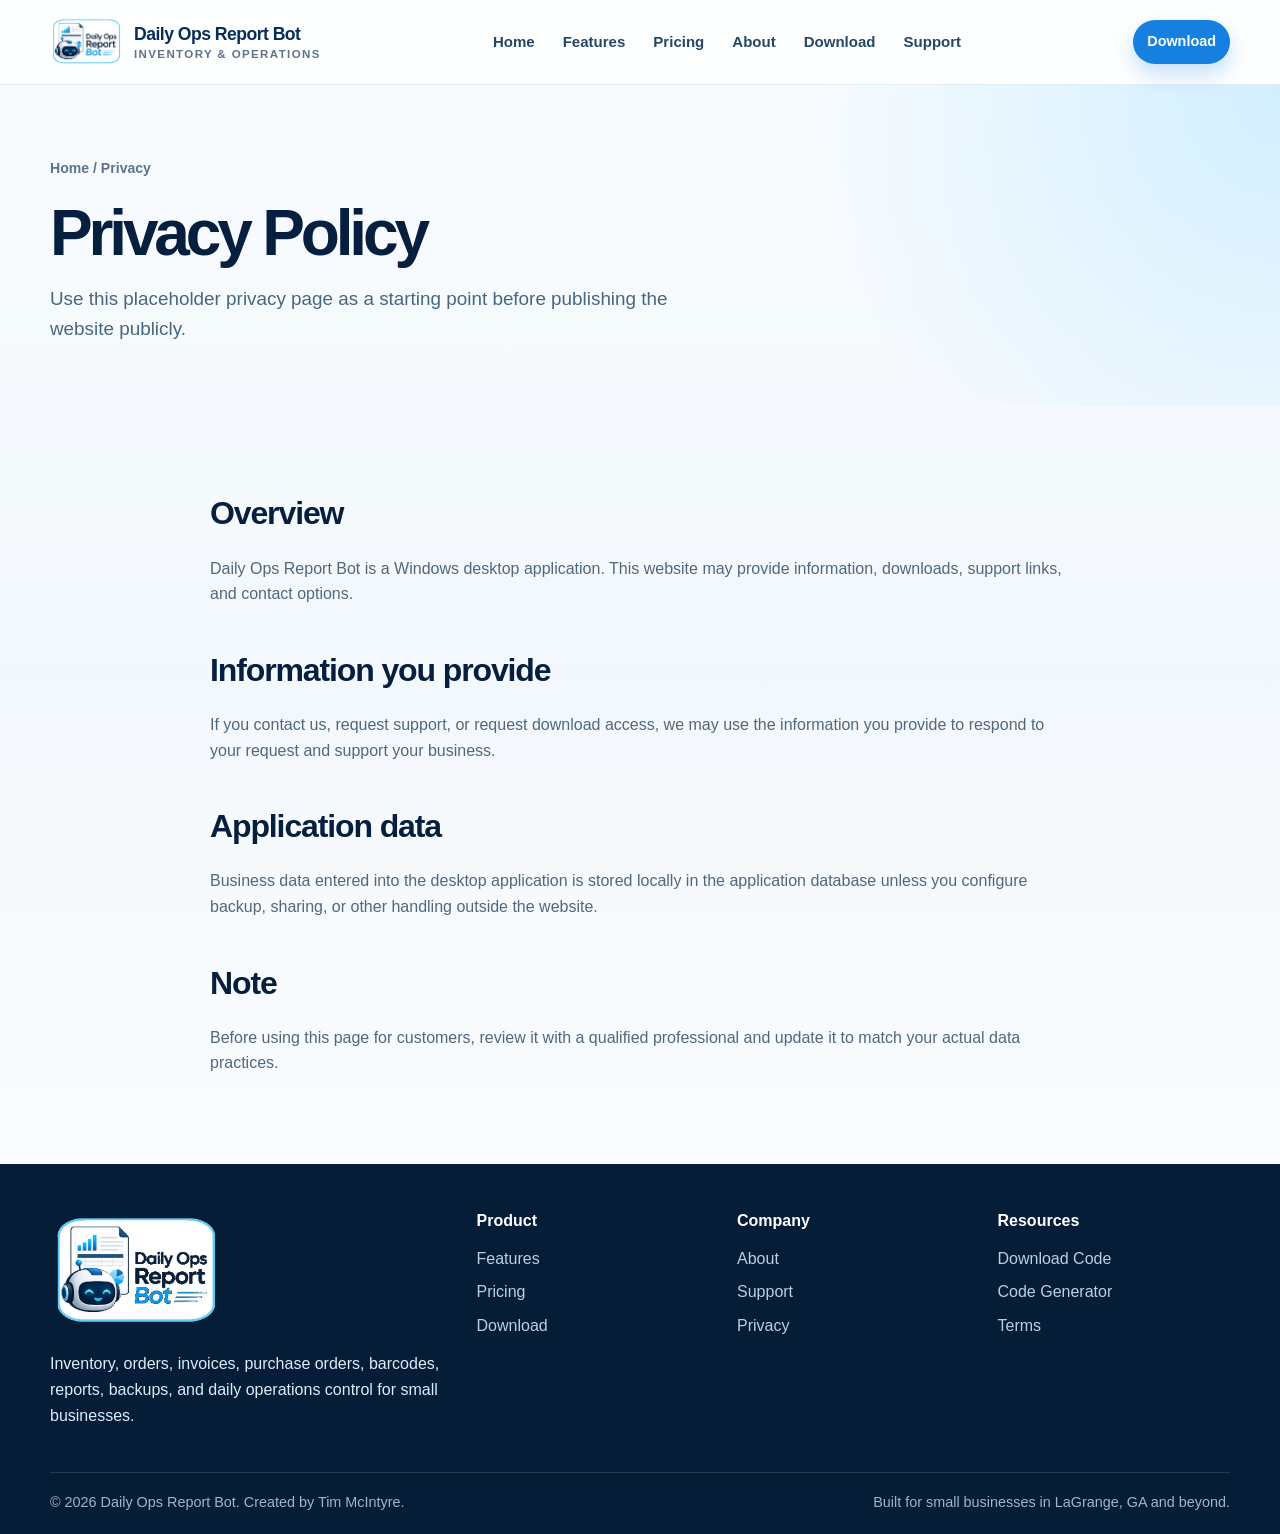
<file: privacy.html>
<!doctype html>
<html lang="en">
<head>
  <meta charset="utf-8">
  <meta name="viewport" content="width=device-width, initial-scale=1">
  <title>Privacy | Daily Ops Report Bot</title>
  <meta name="description" content="Daily Ops Report Bot is inventory and operations management software for small businesses that keep regular stock on hand.">
  <link rel="icon" href="assets/images/favicon.png">
  <link rel="stylesheet" href="assets/css/styles.css">
</head>
<body>
<a class="skip-link" href="#main">Skip to content</a>
<header class="site-header">
  <div class="container nav">
    <a class="brand" href="index.html" aria-label="Daily Ops Report Bot home">
      <img class="brand-logo" src="assets/images/daily-ops-report-bot-logo-transparent.png" alt="Daily Ops Report Bot logo">
      <span><span class="brand-name">Daily Ops Report Bot</span><span class="brand-sub">Inventory & Operations</span></span>
    </a>
    <button class="mobile-toggle" data-mobile-toggle aria-expanded="false" aria-controls="site-navigation">Menu</button>
    <nav class="nav-links" id="site-navigation" data-nav-links aria-label="Main navigation"><a href="index.html" class="">Home</a><a href="features.html" class="">Features</a><a href="pricing.html" class="">Pricing</a><a href="about.html" class="">About</a><a href="download.html" class="">Download</a><a href="support.html" class="">Support</a></nav>
    <div class="nav-actions"><a class="btn small" href="download.html">Download</a></div>
  </div>
</header>
<main id="main">
<section class="page-hero"><div class="container"><span class="breadcrumb">Home / Privacy</span><h1>Privacy Policy</h1><p>Use this placeholder privacy page as a starting point before publishing the website publicly.</p></div></section>
<section class="content"><div class="container prose"><h2>Overview</h2><p>Daily Ops Report Bot is a Windows desktop application. This website may provide information, downloads, support links, and contact options.</p><h2>Information you provide</h2><p>If you contact us, request support, or request download access, we may use the information you provide to respond to your request and support your business.</p><h2>Application data</h2><p>Business data entered into the desktop application is stored locally in the application database unless you configure backup, sharing, or other handling outside the website.</p><h2>Note</h2><p>Before using this page for customers, review it with a qualified professional and update it to match your actual data practices.</p></div></section>
</main>
<footer class="site-footer">
  <div class="container">
    <div class="footer-grid">
      <div>
        <img class="footer-logo" src="assets/images/daily-ops-report-bot-logo-transparent.png" alt="Daily Ops Report Bot logo">
        <p>Inventory, orders, invoices, purchase orders, barcodes, reports, backups, and daily operations control for small businesses.</p>
      </div>
      <div><h4>Product</h4><a href="features.html">Features</a><a href="pricing.html">Pricing</a><a href="download.html">Download</a></div>
      <div><h4>Company</h4><a href="about.html">About</a><a href="support.html">Support</a><a href="privacy.html">Privacy</a></div>
      <div><h4>Resources</h4><a href="download.html#code-access">Download Code</a><a href="tools/code-generator.html">Code Generator</a><a href="terms.html">Terms</a></div>
    </div>
    <div class="footer-bottom"><span>© <span data-year></span> Daily Ops Report Bot. Created by Tim McIntyre.</span><span>Built for small businesses in LaGrange, GA and beyond.</span></div>
  </div>
</footer>
<script src="assets/js/site.js"></script>

</body>
</html>
</file>
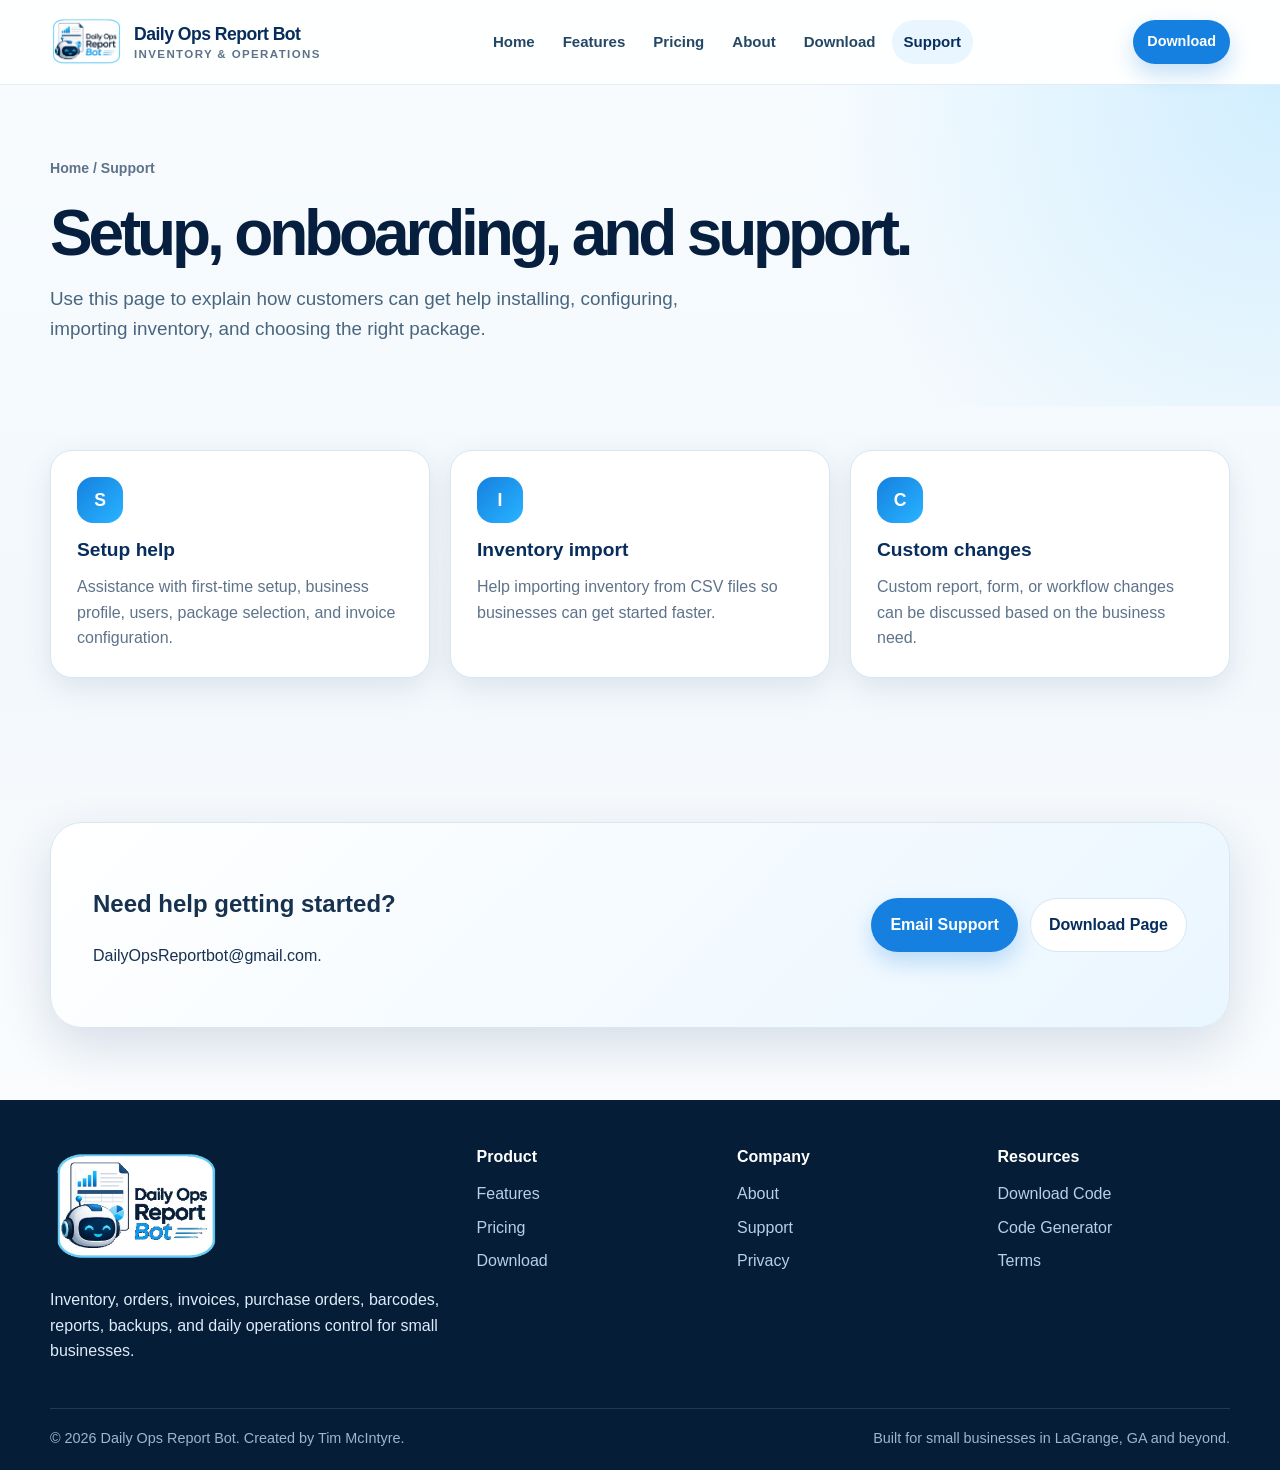
<file: support.html>
<!doctype html>
<html lang="en">
<head>
  <meta charset="utf-8">
  <meta name="viewport" content="width=device-width, initial-scale=1">
  <title>Support | Daily Ops Report Bot</title>
  <meta name="description" content="Daily Ops Report Bot is inventory and operations management software for small businesses that keep regular stock on hand.">
  <link rel="icon" href="assets/images/favicon.png">
  <link rel="stylesheet" href="assets/css/styles.css">
</head>
<body>
<a class="skip-link" href="#main">Skip to content</a>
<header class="site-header">
  <div class="container nav">
    <a class="brand" href="index.html" aria-label="Daily Ops Report Bot home">
      <img class="brand-logo" src="assets/images/daily-ops-report-bot-logo-transparent.png" alt="Daily Ops Report Bot logo">
      <span><span class="brand-name">Daily Ops Report Bot</span><span class="brand-sub">Inventory & Operations</span></span>
    </a>
    <button class="mobile-toggle" data-mobile-toggle aria-expanded="false" aria-controls="site-navigation">Menu</button>
    <nav class="nav-links" id="site-navigation" data-nav-links aria-label="Main navigation"><a href="index.html" class="">Home</a><a href="features.html" class="">Features</a><a href="pricing.html" class="">Pricing</a><a href="about.html" class="">About</a><a href="download.html" class="">Download</a><a href="support.html" class="active">Support</a></nav>
    <div class="nav-actions"><a class="btn small" href="download.html">Download</a></div>
  </div>
</header>
<main id="main">
<section class="page-hero"><div class="container"><span class="breadcrumb">Home / Support</span><h1>Setup, onboarding, and support.</h1><p>Use this page to explain how customers can get help installing, configuring, importing inventory, and choosing the right package.</p></div></section>
<section class="content"><div class="container grid-3">
  <div class="card"><div class="icon">S</div><h3>Setup help</h3><p>Assistance with first-time setup, business profile, users, package selection, and invoice configuration.</p></div>
  <div class="card"><div class="icon">I</div><h3>Inventory import</h3><p>Help importing inventory from CSV files so businesses can get started faster.</p></div>
  <div class="card"><div class="icon">C</div><h3>Custom changes</h3><p>Custom report, form, or workflow changes can be discussed based on the business need.</p></div>
</div></section>
<section><div class="container"><div class="cta-box"><div><h2>Need help getting started?</h2><p>DailyOpsReportbot@gmail.com.</p></div><div class="cta-actions"><a class="btn" href="mailto:DailyOpsReportbot@gmail.com">Email Support</a><a class="btn secondary" href="download.html">Download Page</a></div></div></div></section>
</main>
<footer class="site-footer">
  <div class="container">
    <div class="footer-grid">
      <div>
        <img class="footer-logo" src="assets/images/daily-ops-report-bot-logo-transparent.png" alt="Daily Ops Report Bot logo">
        <p>Inventory, orders, invoices, purchase orders, barcodes, reports, backups, and daily operations control for small businesses.</p>
      </div>
      <div><h4>Product</h4><a href="features.html">Features</a><a href="pricing.html">Pricing</a><a href="download.html">Download</a></div>
      <div><h4>Company</h4><a href="about.html">About</a><a href="support.html">Support</a><a href="privacy.html">Privacy</a></div>
      <div><h4>Resources</h4><a href="download.html#code-access">Download Code</a><a href="tools/code-generator.html">Code Generator</a><a href="terms.html">Terms</a></div>
    </div>
    <div class="footer-bottom"><span>© <span data-year></span> Daily Ops Report Bot. Created by Tim McIntyre.</span><span>Built for small businesses in LaGrange, GA and beyond.</span></div>
  </div>
</footer>
<script src="assets/js/site.js"></script>

</body>
</html>
</file>
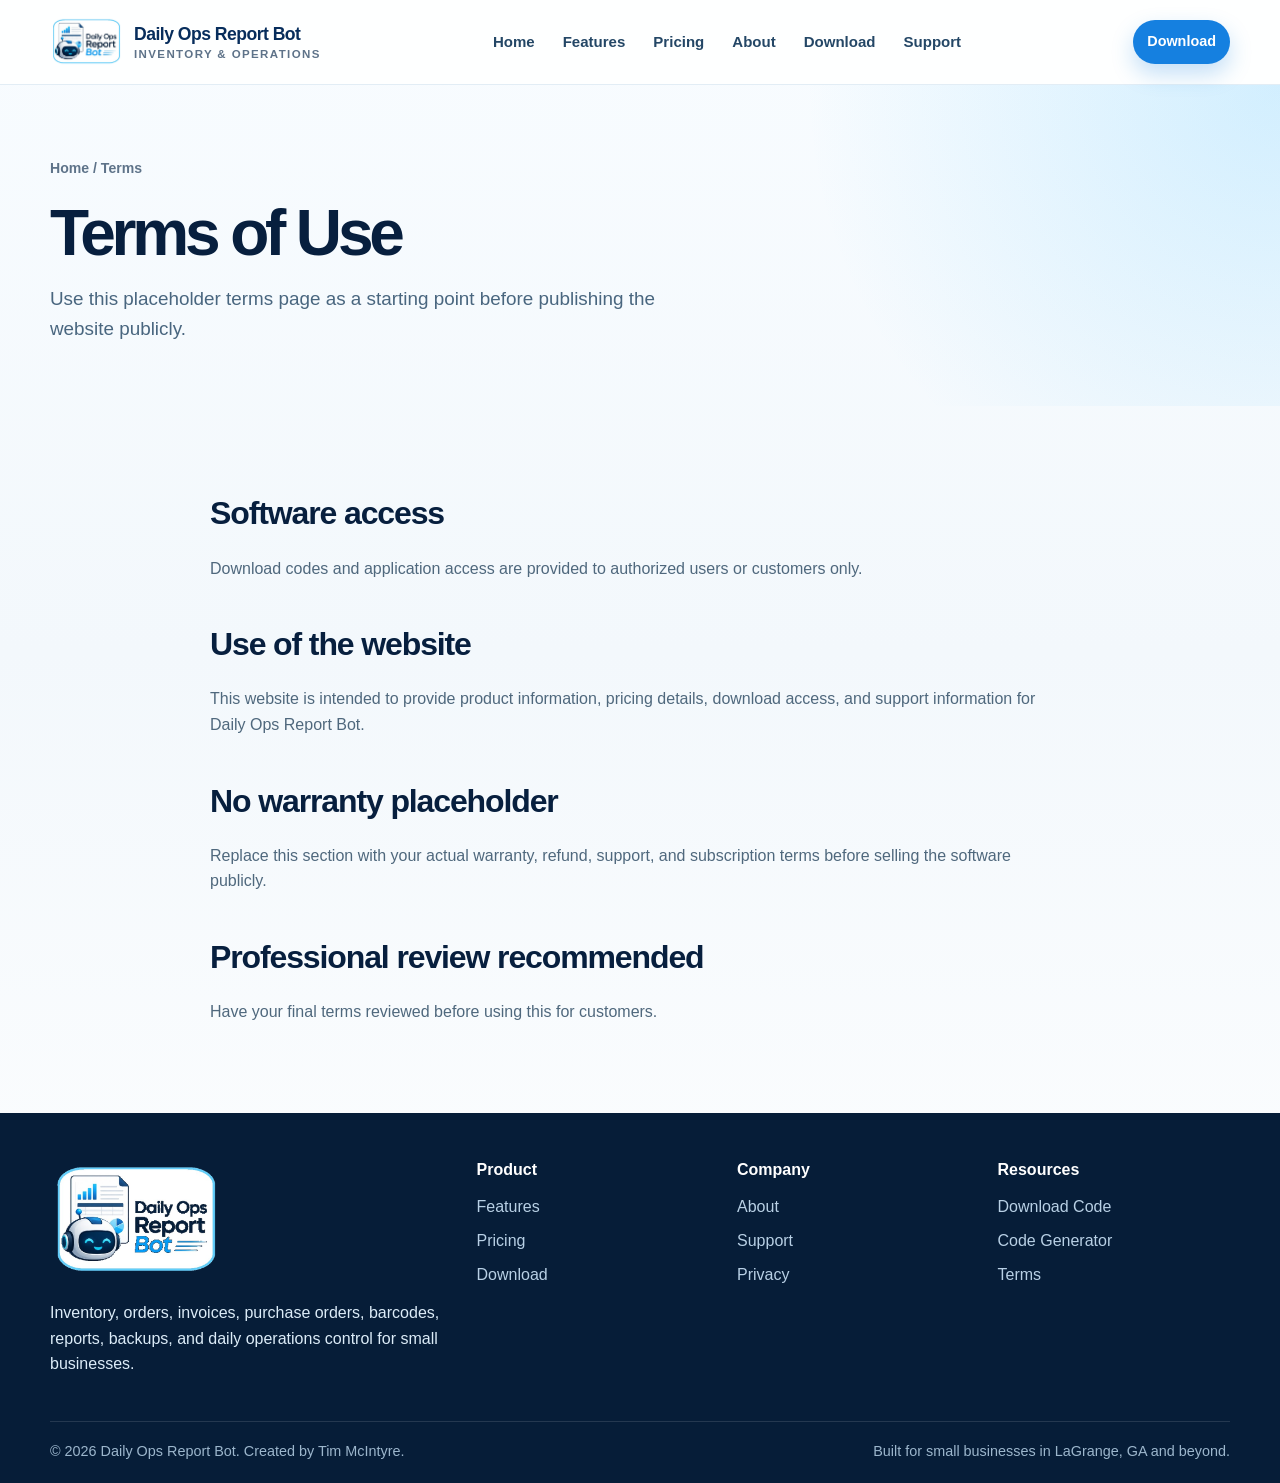
<file: terms.html>
<!doctype html>
<html lang="en">
<head>
  <meta charset="utf-8">
  <meta name="viewport" content="width=device-width, initial-scale=1">
  <title>Terms | Daily Ops Report Bot</title>
  <meta name="description" content="Daily Ops Report Bot is inventory and operations management software for small businesses that keep regular stock on hand.">
  <link rel="icon" href="assets/images/favicon.png">
  <link rel="stylesheet" href="assets/css/styles.css">
</head>
<body>
<a class="skip-link" href="#main">Skip to content</a>
<header class="site-header">
  <div class="container nav">
    <a class="brand" href="index.html" aria-label="Daily Ops Report Bot home">
      <img class="brand-logo" src="assets/images/daily-ops-report-bot-logo-transparent.png" alt="Daily Ops Report Bot logo">
      <span><span class="brand-name">Daily Ops Report Bot</span><span class="brand-sub">Inventory & Operations</span></span>
    </a>
    <button class="mobile-toggle" data-mobile-toggle aria-expanded="false" aria-controls="site-navigation">Menu</button>
    <nav class="nav-links" id="site-navigation" data-nav-links aria-label="Main navigation"><a href="index.html" class="">Home</a><a href="features.html" class="">Features</a><a href="pricing.html" class="">Pricing</a><a href="about.html" class="">About</a><a href="download.html" class="">Download</a><a href="support.html" class="">Support</a></nav>
    <div class="nav-actions"><a class="btn small" href="download.html">Download</a></div>
  </div>
</header>
<main id="main">
<section class="page-hero"><div class="container"><span class="breadcrumb">Home / Terms</span><h1>Terms of Use</h1><p>Use this placeholder terms page as a starting point before publishing the website publicly.</p></div></section>
<section class="content"><div class="container prose"><h2>Software access</h2><p>Download codes and application access are provided to authorized users or customers only.</p><h2>Use of the website</h2><p>This website is intended to provide product information, pricing details, download access, and support information for Daily Ops Report Bot.</p><h2>No warranty placeholder</h2><p>Replace this section with your actual warranty, refund, support, and subscription terms before selling the software publicly.</p><h2>Professional review recommended</h2><p>Have your final terms reviewed before using this for customers.</p></div></section>
</main>
<footer class="site-footer">
  <div class="container">
    <div class="footer-grid">
      <div>
        <img class="footer-logo" src="assets/images/daily-ops-report-bot-logo-transparent.png" alt="Daily Ops Report Bot logo">
        <p>Inventory, orders, invoices, purchase orders, barcodes, reports, backups, and daily operations control for small businesses.</p>
      </div>
      <div><h4>Product</h4><a href="features.html">Features</a><a href="pricing.html">Pricing</a><a href="download.html">Download</a></div>
      <div><h4>Company</h4><a href="about.html">About</a><a href="support.html">Support</a><a href="privacy.html">Privacy</a></div>
      <div><h4>Resources</h4><a href="download.html#code-access">Download Code</a><a href="tools/code-generator.html">Code Generator</a><a href="terms.html">Terms</a></div>
    </div>
    <div class="footer-bottom"><span>© <span data-year></span> Daily Ops Report Bot. Created by Tim McIntyre.</span><span>Built for small businesses in LaGrange, GA and beyond.</span></div>
  </div>
</footer>
<script src="assets/js/site.js"></script>

</body>
</html>
</file>
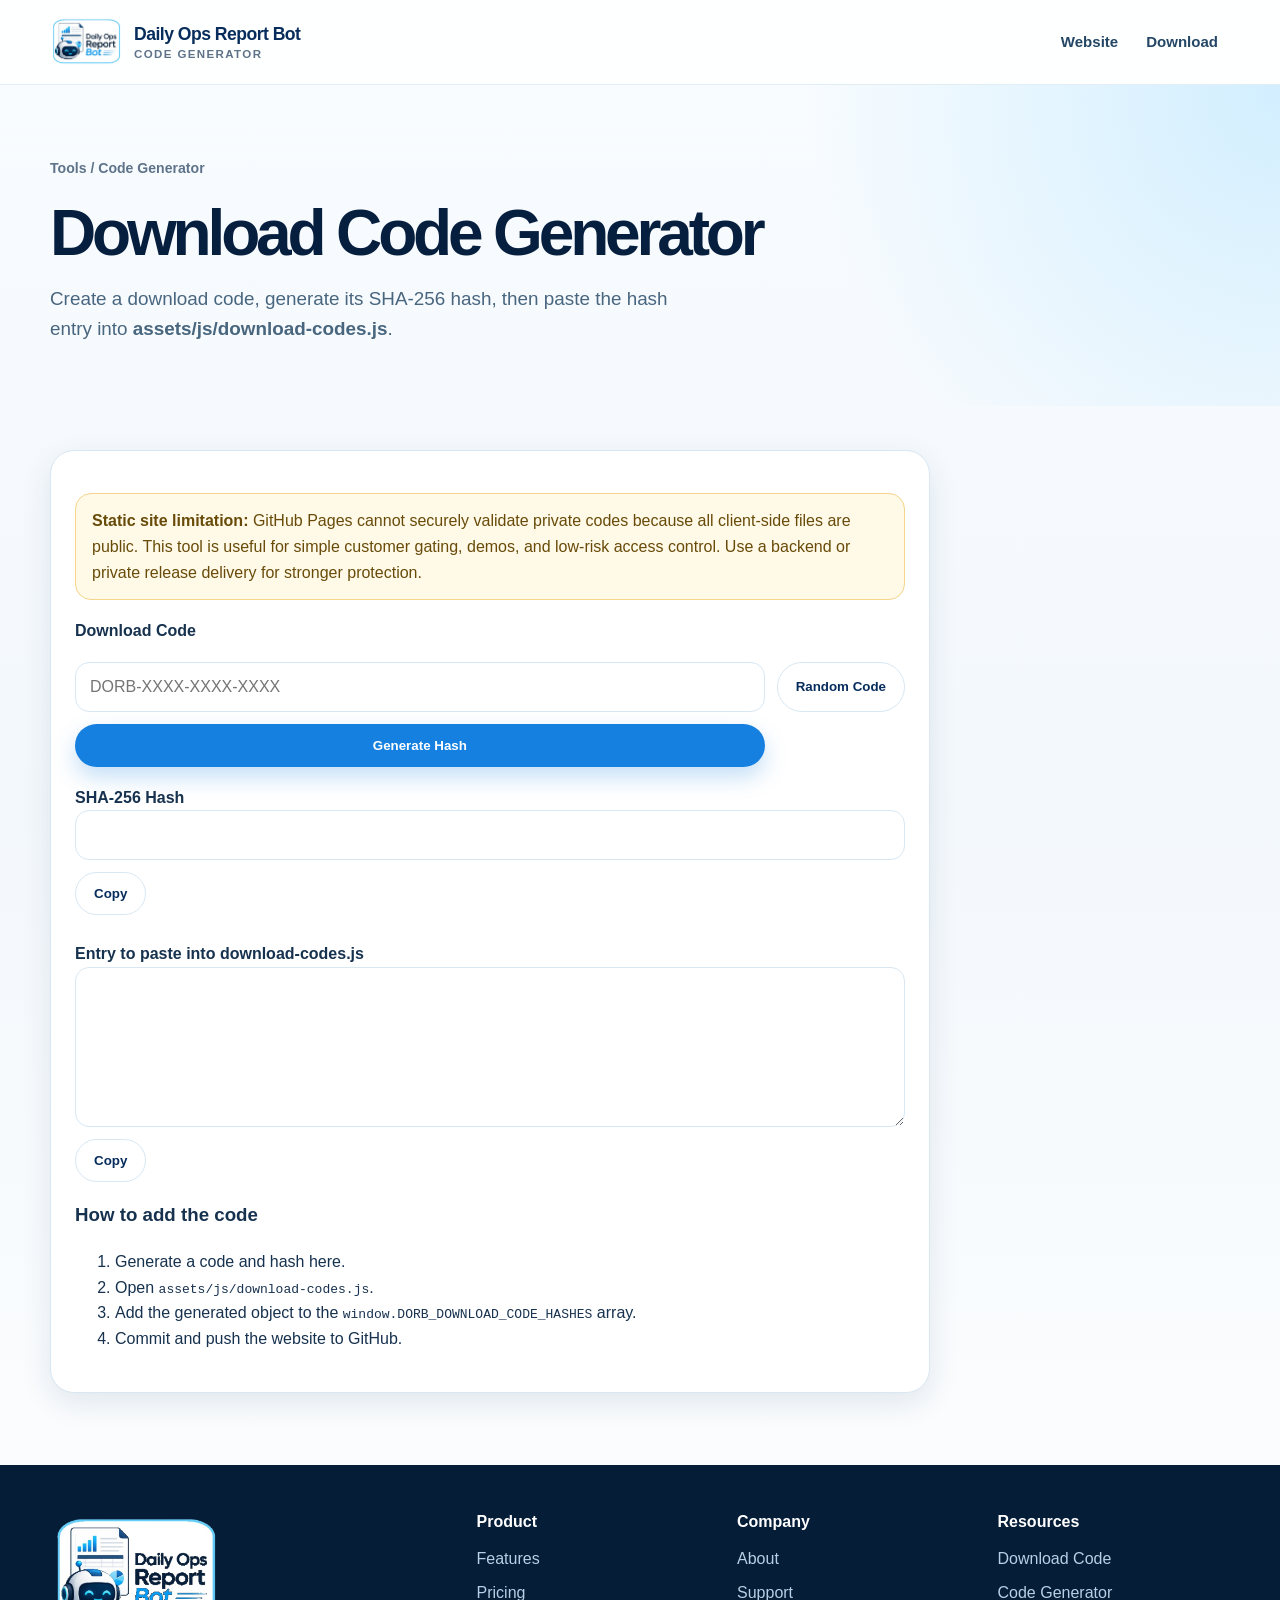
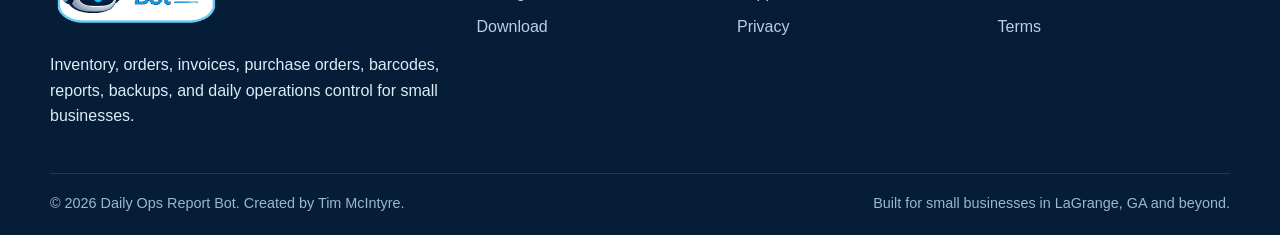
<file: tools/code-generator.html>
<!doctype html>
<html lang="en"><head><meta charset="utf-8"><meta name="viewport" content="width=device-width, initial-scale=1"><title>Download Code Generator | Daily Ops Report Bot</title><link rel="stylesheet" href="../assets/css/styles.css"><link rel="icon" href="../assets/images/favicon.png"></head>
<body>
<header class="site-header"><div class="container nav"><a class="brand" href="../index.html"><img class="brand-logo" src="../assets/images/daily-ops-report-bot-logo-transparent.png" alt="Daily Ops Report Bot logo"><span><span class="brand-name">Daily Ops Report Bot</span><span class="brand-sub">Code Generator</span></span></a><nav class="nav-links" style="display:flex"><a href="../index.html">Website</a><a href="../download.html">Download</a></nav></div></header>
<main id="main"><section class="page-hero"><div class="container"><span class="breadcrumb">Tools / Code Generator</span><h1>Download Code Generator</h1><p>Create a download code, generate its SHA-256 hash, then paste the hash entry into <strong>assets/js/download-codes.js</strong>.</p></div></section>
<section class="content"><div class="container"><div class="tool-box"><div class="notice"><strong>Static site limitation:</strong> GitHub Pages cannot securely validate private codes because all client-side files are public. This tool is useful for simple customer gating, demos, and low-risk access control. Use a backend or private release delivery for stronger protection.</div><label><strong>Download Code</strong></label><div class="code-box"><input class="input" data-code-source placeholder="DORB-XXXX-XXXX-XXXX"><button class="btn secondary" data-make-code type="button">Random Code</button><button class="btn" data-hash-code type="button">Generate Hash</button></div><label><strong>SHA-256 Hash</strong></label><div class="copy-row"><input class="input" data-hash-output readonly><button class="btn secondary" data-copy="[data-hash-output]" type="button">Copy</button></div><br><label><strong>Entry to paste into download-codes.js</strong></label><div class="copy-row"><textarea class="input" data-block-output readonly></textarea><button class="btn secondary" data-copy="[data-block-output]" type="button">Copy</button></div><h3>How to add the code</h3><ol><li>Generate a code and hash here.</li><li>Open <code>assets/js/download-codes.js</code>.</li><li>Add the generated object to the <code>window.DORB_DOWNLOAD_CODE_HASHES</code> array.</li><li>Commit and push the website to GitHub.</li></ol></div></div></section></main>
<footer class="site-footer">
  <div class="container">
    <div class="footer-grid">
      <div>
        <img class="footer-logo" src="../assets/images/daily-ops-report-bot-logo-transparent.png" alt="Daily Ops Report Bot logo">
        <p>Inventory, orders, invoices, purchase orders, barcodes, reports, backups, and daily operations control for small businesses.</p>
      </div>
      <div><h4>Product</h4><a href="../features.html">Features</a><a href="../pricing.html">Pricing</a><a href="../download.html">Download</a></div>
      <div><h4>Company</h4><a href="../about.html">About</a><a href="../support.html">Support</a><a href="../privacy.html">Privacy</a></div>
      <div><h4>Resources</h4><a href="../download.html#code-access">Download Code</a><a href="code-generator.html">Code Generator</a><a href="../terms.html">Terms</a></div>
    </div>
    <div class="footer-bottom"><span>© <span data-year></span> Daily Ops Report Bot. Created by Tim McIntyre.</span><span>Built for small businesses in LaGrange, GA and beyond.</span></div>
  </div>
</footer>
<script src="../assets/js/site.js?v=20260703-codefix"></script><script src="../assets/js/code-generator.js?v=20260703-codefix"></script></body></html>
</file>
<file: assets/css/styles.css>
:root{
  --navy:#072d5c;
  --navy-2:#0b3b78;
  --blue:#1580e0;
  --cyan:#28b4ff;
  --sky:#eaf6ff;
  --page:#f3f8fc;
  --card:#ffffff;
  --line:#d8e7f2;
  --text:#17324f;
  --muted:#5e7389;
  --success:#16a06b;
  --warning:#d9890d;
  --danger:#b94343;
  --shadow:0 18px 50px rgba(7,45,92,.14);
  --shadow-soft:0 10px 30px rgba(7,45,92,.10);
  --radius:22px;
  --radius-sm:14px;
  --max:1180px;
}
*{box-sizing:border-box}
html{scroll-behavior:smooth}
body{
  margin:0;
  font-family:Inter,Segoe UI,Roboto,Arial,sans-serif;
  color:var(--text);
  background:linear-gradient(180deg,#f8fcff 0%,var(--page) 44%,#fff 100%);
  line-height:1.6;
}
a{color:inherit;text-decoration:none}
img{max-width:100%;display:block}
.container{width:min(var(--max),calc(100% - 42px));margin:0 auto}
.skip-link{position:absolute;left:-9999px;top:auto;width:1px;height:1px;overflow:hidden}
.skip-link:focus{left:16px;top:16px;width:auto;height:auto;background:#fff;padding:12px 16px;border-radius:12px;z-index:1000;box-shadow:var(--shadow)}
.site-header{position:sticky;top:0;z-index:50;background:rgba(255,255,255,.86);backdrop-filter:blur(18px);border-bottom:1px solid rgba(216,231,242,.75)}
.nav{height:84px;display:flex;align-items:center;justify-content:space-between;gap:22px}
.brand{display:flex;align-items:center;gap:12px;font-weight:800;color:var(--navy)}
.brand-logo{width:72px;height:auto}.brand-mark{width:42px}.brand-name{letter-spacing:-.03em;font-size:1.1rem;white-space:nowrap}.brand-sub{display:block;font-size:.72rem;letter-spacing:.12em;text-transform:uppercase;color:var(--muted);font-weight:700;margin-top:-3px}
.nav-links{display:flex;align-items:center;gap:4px}.nav-links a{padding:10px 12px;border-radius:999px;color:#244766;font-weight:700;font-size:.94rem}.nav-links a:hover,.nav-links a.active{background:var(--sky);color:var(--navy)}
.nav-actions{display:flex;align-items:center;gap:10px}.mobile-toggle{display:none;border:0;background:var(--sky);color:var(--navy);font-weight:900;border-radius:12px;padding:10px 12px}
.btn{display:inline-flex;align-items:center;justify-content:center;gap:10px;padding:13px 18px;border-radius:999px;background:var(--blue);color:white;font-weight:800;border:1px solid transparent;box-shadow:0 10px 22px rgba(21,128,224,.25);cursor:pointer;transition:.18s ease}.btn:hover{transform:translateY(-1px);box-shadow:0 14px 28px rgba(21,128,224,.32)}.btn.secondary{background:white;color:var(--navy);border-color:var(--line);box-shadow:none}.btn.secondary:hover{background:var(--sky)}.btn.dark{background:var(--navy)}.btn.ghost{background:transparent;color:var(--navy);border-color:rgba(7,45,92,.2);box-shadow:none}.btn.small{padding:9px 13px;font-size:.9rem}.btn.full{width:100%}
.hero{position:relative;overflow:hidden;padding:82px 0 58px}.hero:before{content:"";position:absolute;inset:-220px -140px auto auto;width:580px;height:580px;background:radial-gradient(circle,rgba(40,180,255,.23),transparent 62%);pointer-events:none}.hero-grid{display:grid;grid-template-columns:1.05fr .95fr;gap:44px;align-items:center}.eyebrow{display:inline-flex;align-items:center;gap:9px;color:var(--navy);font-weight:900;letter-spacing:.08em;text-transform:uppercase;font-size:.78rem;background:rgba(40,180,255,.14);border:1px solid rgba(40,180,255,.28);padding:8px 12px;border-radius:999px}.hero h1,.page-hero h1{font-size:clamp(2.4rem,5vw,5.1rem);line-height:.96;letter-spacing:-.065em;margin:22px 0 20px;color:#071f3e}.hero p.lead,.page-hero p{font-size:1.18rem;color:#49667f;max-width:660px;margin:0 0 28px}.hero-actions{display:flex;gap:14px;flex-wrap:wrap}.hero-meta{display:grid;grid-template-columns:repeat(3,1fr);gap:12px;margin-top:30px}.meta-card{background:white;border:1px solid var(--line);border-radius:18px;padding:16px;box-shadow:var(--shadow-soft)}.meta-card strong{display:block;color:var(--navy);font-size:1.2rem}.meta-card span{font-size:.88rem;color:var(--muted);font-weight:700}
.product-frame{position:relative;background:linear-gradient(145deg,#fff,#e8f6ff);border:1px solid var(--line);border-radius:34px;padding:20px;box-shadow:var(--shadow)}.browser-bar{height:36px;background:#082b57;border-radius:18px 18px 8px 8px;display:flex;gap:8px;align-items:center;padding:0 14px}.dot{width:10px;height:10px;border-radius:50%;background:#28b4ff}.dot:nth-child(2){background:#8bdcff}.dot:nth-child(3){background:#d8f4ff}.product-screen{background:#f8fcff;border:1px solid var(--line);border-radius:12px 12px 24px 24px;overflow:hidden}.screen-img{width:100%;border-radius:0}.floating-card{position:absolute;right:-16px;bottom:28px;background:white;border:1px solid var(--line);box-shadow:var(--shadow-soft);border-radius:18px;padding:14px 16px;max-width:210px}.floating-card strong{color:var(--navy)}.floating-card span{display:block;font-size:.86rem;color:var(--muted)}
section{padding:72px 0}.section-head{display:flex;justify-content:space-between;gap:24px;align-items:end;margin-bottom:30px}.section-head h2{font-size:clamp(2rem,3vw,3rem);line-height:1.02;letter-spacing:-.045em;margin:0;color:#071f3e}.section-head p{max-width:560px;color:var(--muted);margin:0}.grid-3{display:grid;grid-template-columns:repeat(3,1fr);gap:20px}.grid-2{display:grid;grid-template-columns:repeat(2,1fr);gap:24px}.card{background:var(--card);border:1px solid var(--line);border-radius:var(--radius);padding:26px;box-shadow:var(--shadow-soft)}.card h3{margin:12px 0 8px;color:var(--navy);font-size:1.2rem}.card p{color:var(--muted);margin:0}.icon{width:46px;height:46px;border-radius:16px;background:linear-gradient(135deg,var(--blue),var(--cyan));display:grid;place-items:center;color:#fff;font-weight:900;font-size:1.1rem}.feature-list{display:grid;gap:12px;margin:18px 0 0}.check{display:flex;gap:10px;align-items:flex-start;color:#365774}.check:before{content:"✓";display:grid;place-items:center;min-width:22px;width:22px;height:22px;border-radius:50%;background:#dcf7ee;color:#0b8f5d;font-weight:900;margin-top:1px}.dark-band{background:linear-gradient(135deg,var(--navy),#051a34);color:white;position:relative;overflow:hidden}.dark-band:before{content:"";position:absolute;inset:auto -160px -240px auto;width:520px;height:520px;background:radial-gradient(circle,rgba(40,180,255,.30),transparent 62%)}.dark-band h2,.dark-band h3{color:white}.dark-band p,.dark-band .check{color:#d5e9f8}.dark-band .card{background:rgba(255,255,255,.08);border-color:rgba(255,255,255,.16);box-shadow:none;backdrop-filter:blur(10px)}.dark-band .check:before{background:rgba(40,180,255,.18);color:#8cddff}
.screenshot-grid{display:grid;grid-template-columns:repeat(3,1fr);gap:18px}.shot{background:white;border:1px solid var(--line);border-radius:22px;padding:12px;box-shadow:var(--shadow-soft)}.shot img{border-radius:14px;border:1px solid #e7eef5}.shot strong{display:block;margin:12px 8px 2px;color:var(--navy)}.shot span{display:block;margin:0 8px 6px;color:var(--muted);font-size:.9rem}.pricing{display:grid;grid-template-columns:repeat(3,1fr);gap:20px}.price-card{position:relative;background:white;border:1px solid var(--line);border-radius:28px;padding:28px;box-shadow:var(--shadow-soft)}.price-card.featured{border:2px solid var(--cyan);transform:translateY(-8px);box-shadow:var(--shadow)}.price-badge{position:absolute;top:18px;right:18px;background:#e5f7ff;color:var(--navy);font-size:.76rem;font-weight:900;border-radius:999px;padding:7px 10px;text-transform:uppercase}.price{font-size:2.6rem;font-weight:900;letter-spacing:-.05em;color:#071f3e}.price span{font-size:1rem;color:var(--muted);letter-spacing:0}.price-card ul{padding:0;margin:20px 0;list-style:none;display:grid;gap:10px;color:#365774}.price-card li:before{content:"✓";color:var(--success);font-weight:900;margin-right:8px}
.cta{padding:64px 0}.cta-box{background:linear-gradient(135deg,#fff,#eaf6ff);border:1px solid var(--line);border-radius:32px;padding:42px;box-shadow:var(--shadow);display:grid;grid-template-columns:1.25fr .75fr;gap:28px;align-items:center}.cta h2{font-size:clamp(2rem,3.2vw,3.4rem);line-height:1.02;letter-spacing:-.05em;margin:0 0 12px;color:#071f3e}.cta p{color:var(--muted);margin:0}.cta-actions{display:flex;gap:12px;justify-content:flex-end;flex-wrap:wrap}.page-hero{padding:70px 0 34px;background:radial-gradient(circle at top right,rgba(40,180,255,.18),transparent 36%)}.breadcrumb{display:inline-flex;gap:8px;font-weight:800;color:var(--muted);font-size:.88rem}.content{padding:44px 0 72px}.prose{max-width:860px}.prose h2{color:#071f3e;font-size:2rem;letter-spacing:-.035em;margin:38px 0 10px}.prose p,.prose li{color:#4f687d}.timeline{display:grid;gap:18px}.timeline-item{display:grid;grid-template-columns:120px 1fr;gap:18px;padding:18px;border:1px solid var(--line);background:white;border-radius:18px}.timeline-item strong{color:var(--navy)}
.download-panel{max-width:880px;margin:0 auto;background:white;border:1px solid var(--line);border-radius:28px;padding:28px;box-shadow:var(--shadow)}.code-box{display:grid;grid-template-columns:1fr auto;gap:12px;margin:18px 0}.input{width:100%;height:50px;border:1px solid var(--line);border-radius:14px;padding:0 14px;font:inherit;color:var(--text);background:#fff}.input:focus{outline:3px solid rgba(40,180,255,.18);border-color:var(--cyan)}.unlock-result{display:none;margin-top:18px;padding:18px;border-radius:18px;background:#ecfff8;border:1px solid #b6ecd9;color:#145d43}.unlock-result.visible{display:block}.error{display:none;margin-top:14px;color:#8a2f2f;background:#fff0f0;border:1px solid #ffd2d2;border-radius:14px;padding:12px}.error.visible{display:block}.notice{background:#fff9e8;border:1px solid #f4d58a;color:#684b08;border-radius:16px;padding:14px 16px;margin:18px 0}.site-footer{background:#061d38;color:#dcecf8;padding:44px 0 20px}.footer-grid{display:grid;grid-template-columns:1.2fr repeat(3,.7fr);gap:28px}.footer-logo{width:170px;margin-bottom:12px}.site-footer h4{margin:0 0 12px;color:white}.site-footer a{display:block;color:#b8d0e5;margin:8px 0}.site-footer a:hover{color:white}.footer-bottom{border-top:1px solid rgba(255,255,255,.12);margin-top:28px;padding-top:18px;display:flex;justify-content:space-between;gap:12px;color:#9cb6cc;font-size:.9rem}.table{width:100%;border-collapse:collapse;background:white;border:1px solid var(--line);border-radius:18px;overflow:hidden;box-shadow:var(--shadow-soft)}.table th,.table td{text-align:left;padding:14px;border-bottom:1px solid var(--line)}.table th{background:#f0f8ff;color:var(--navy)}.tool-box{max-width:880px;background:white;border:1px solid var(--line);border-radius:24px;padding:24px;box-shadow:var(--shadow-soft)}textarea.input{min-height:160px;padding:14px;resize:vertical}.copy-row{display:flex;gap:12px;align-items:center;flex-wrap:wrap}.badge{display:inline-flex;align-items:center;padding:6px 10px;border-radius:999px;background:#edf8ff;color:var(--navy);font-weight:900;font-size:.76rem;text-transform:uppercase;letter-spacing:.08em}
@media(max-width:980px){.hero-grid,.grid-3,.pricing,.screenshot-grid,.footer-grid,.cta-box{grid-template-columns:1fr}.grid-2{grid-template-columns:1fr}.price-card.featured{transform:none}.section-head{display:block}.section-head p{margin-top:12px}.hero-meta{grid-template-columns:1fr 1fr}.cta-actions{justify-content:flex-start}.nav-links{position:absolute;left:20px;right:20px;top:78px;background:white;border:1px solid var(--line);border-radius:18px;box-shadow:var(--shadow-soft);padding:14px;display:none;flex-direction:column;align-items:stretch}.nav-links.open{display:flex}.mobile-toggle{display:block}.nav-actions .btn{display:none}}
@media(max-width:620px){.container{width:min(100% - 28px,var(--max))}.hero{padding-top:48px}.hero-meta{grid-template-columns:1fr}.code-box{grid-template-columns:1fr}.footer-bottom{display:block}.brand-logo{width:54px}.brand-name{font-size:.98rem}.timeline-item{grid-template-columns:1fr}.hero h1,.page-hero h1{font-size:2.55rem}.nav{height:76px}.floating-card{position:static;margin-top:14px}.product-frame{padding:12px;border-radius:24px}.card,.price-card,.download-panel,.cta-box{padding:22px}}

/* Request Access modal */
body.modal-open{overflow:hidden}.modal-backdrop{position:fixed;inset:0;background:rgba(3,18,36,.66);backdrop-filter:blur(10px);z-index:200;display:none;align-items:center;justify-content:center;padding:24px}.modal-backdrop.visible{display:flex}.modal-card{position:relative;width:min(640px,100%);max-height:min(92vh,820px);overflow:auto;background:white;border:1px solid var(--line);border-radius:28px;padding:30px;box-shadow:0 28px 80px rgba(0,0,0,.28)}.modal-card h2{margin:12px 0 6px;color:#071f3e;font-size:2rem;letter-spacing:-.04em}.modal-intro{margin:0 0 18px;color:var(--muted)}.modal-close{position:absolute;top:18px;right:18px;width:38px;height:38px;border:0;border-radius:999px;background:var(--sky);color:var(--navy);font-size:1.6rem;line-height:1;cursor:pointer}.modal-close:hover{background:#d8f1ff}.request-form{display:grid;gap:10px}.request-form label{font-weight:900;color:var(--navy);margin-top:6px}.request-form label span{color:var(--danger)}.request-form textarea.input{min-height:112px}.form-note{margin:4px 0 0;color:var(--muted);font-size:.92rem}.modal-actions{display:flex;gap:12px;flex-wrap:wrap;margin-top:8px}@media(max-width:620px){.modal-card{padding:22px;border-radius:22px}.modal-actions .btn{width:100%}}
</file>
